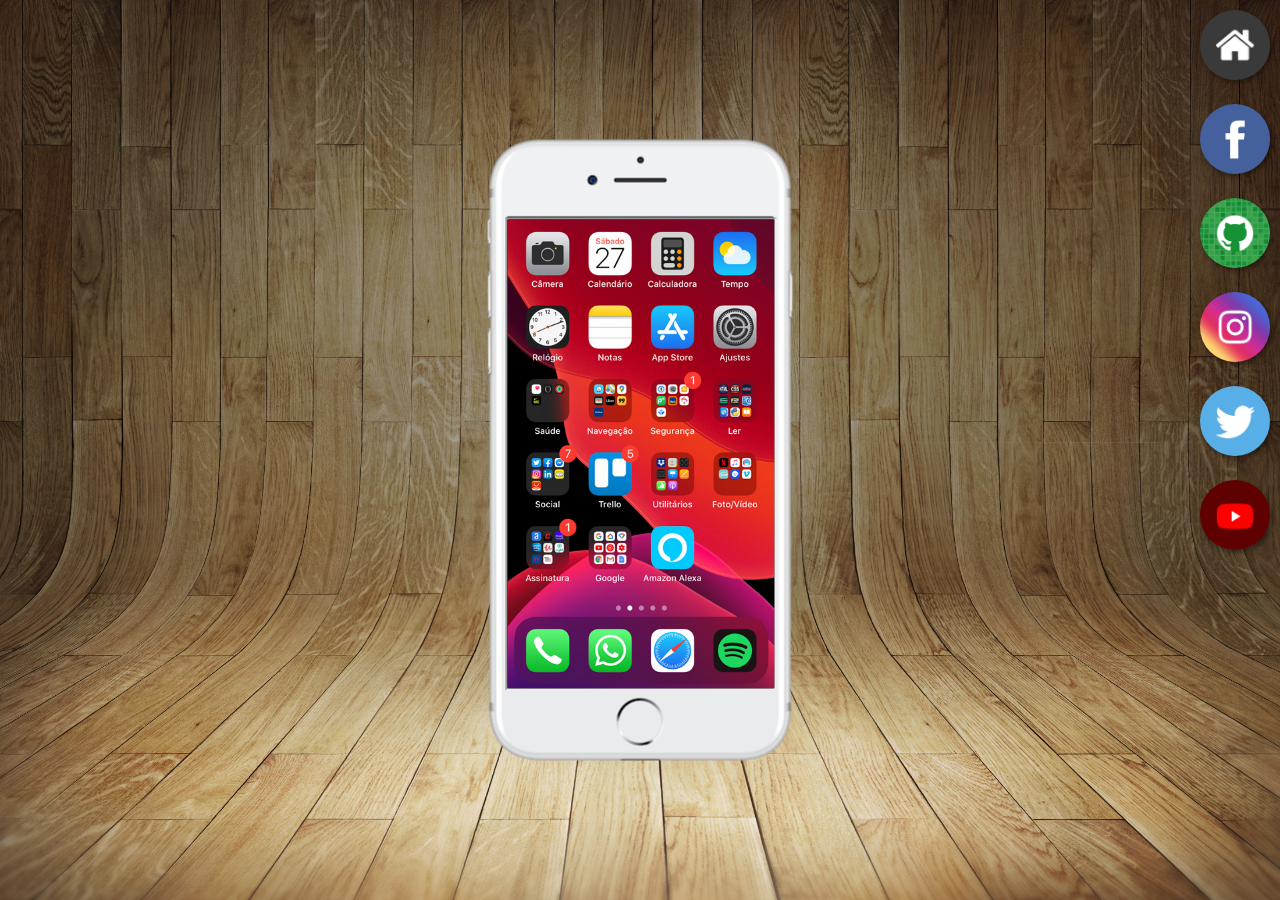
<file: index.html>
<!DOCTYPE html>
<html lang="pt-br">
<head>
    <meta charset="UTF-8">
    <meta name="viewport" content="width=device-width, initial-scale=1.0">
    <link rel="stylesheet" href="style.css">
    <link rel="shortcut icon" href="imagens/favicon.ico" type="image/x-icon">
    <title>Projeto de Redes Sociais</title>
</head>
<body>
    <main>
        <section class="iphone">
            <iframe src="home.html" id="tela" name="tela"></iframe>

        </section>
        <section id="botoes">
            <a href="home.html" target="tela"><img src="imagens/logo-home.jpg" alt="imagem home"></a><br>
            <a href="facebook.html" target="tela"><img src="imagens/logo-facebook.jpg" alt="imagem home"></a><br>
            <a href="github.html" target="tela"><img src="imagens/logo-github.jpg" alt="imagem home"></a><br>
            <a href="instagram.html" target="tela"><img src="imagens/logo-instagram.jpg" alt="imagem home"></a><br>
            <a href="twitter.html" target="tela"><img src="imagens/logo-twitter.jpg" alt="imagem home"></a><br>
            <a href="youtube.html" target="tela"><img src="imagens/logo-youtube.jpg" alt="imagem home"></a><br>
        </section>

    </main>
</body>
</html>
</file>
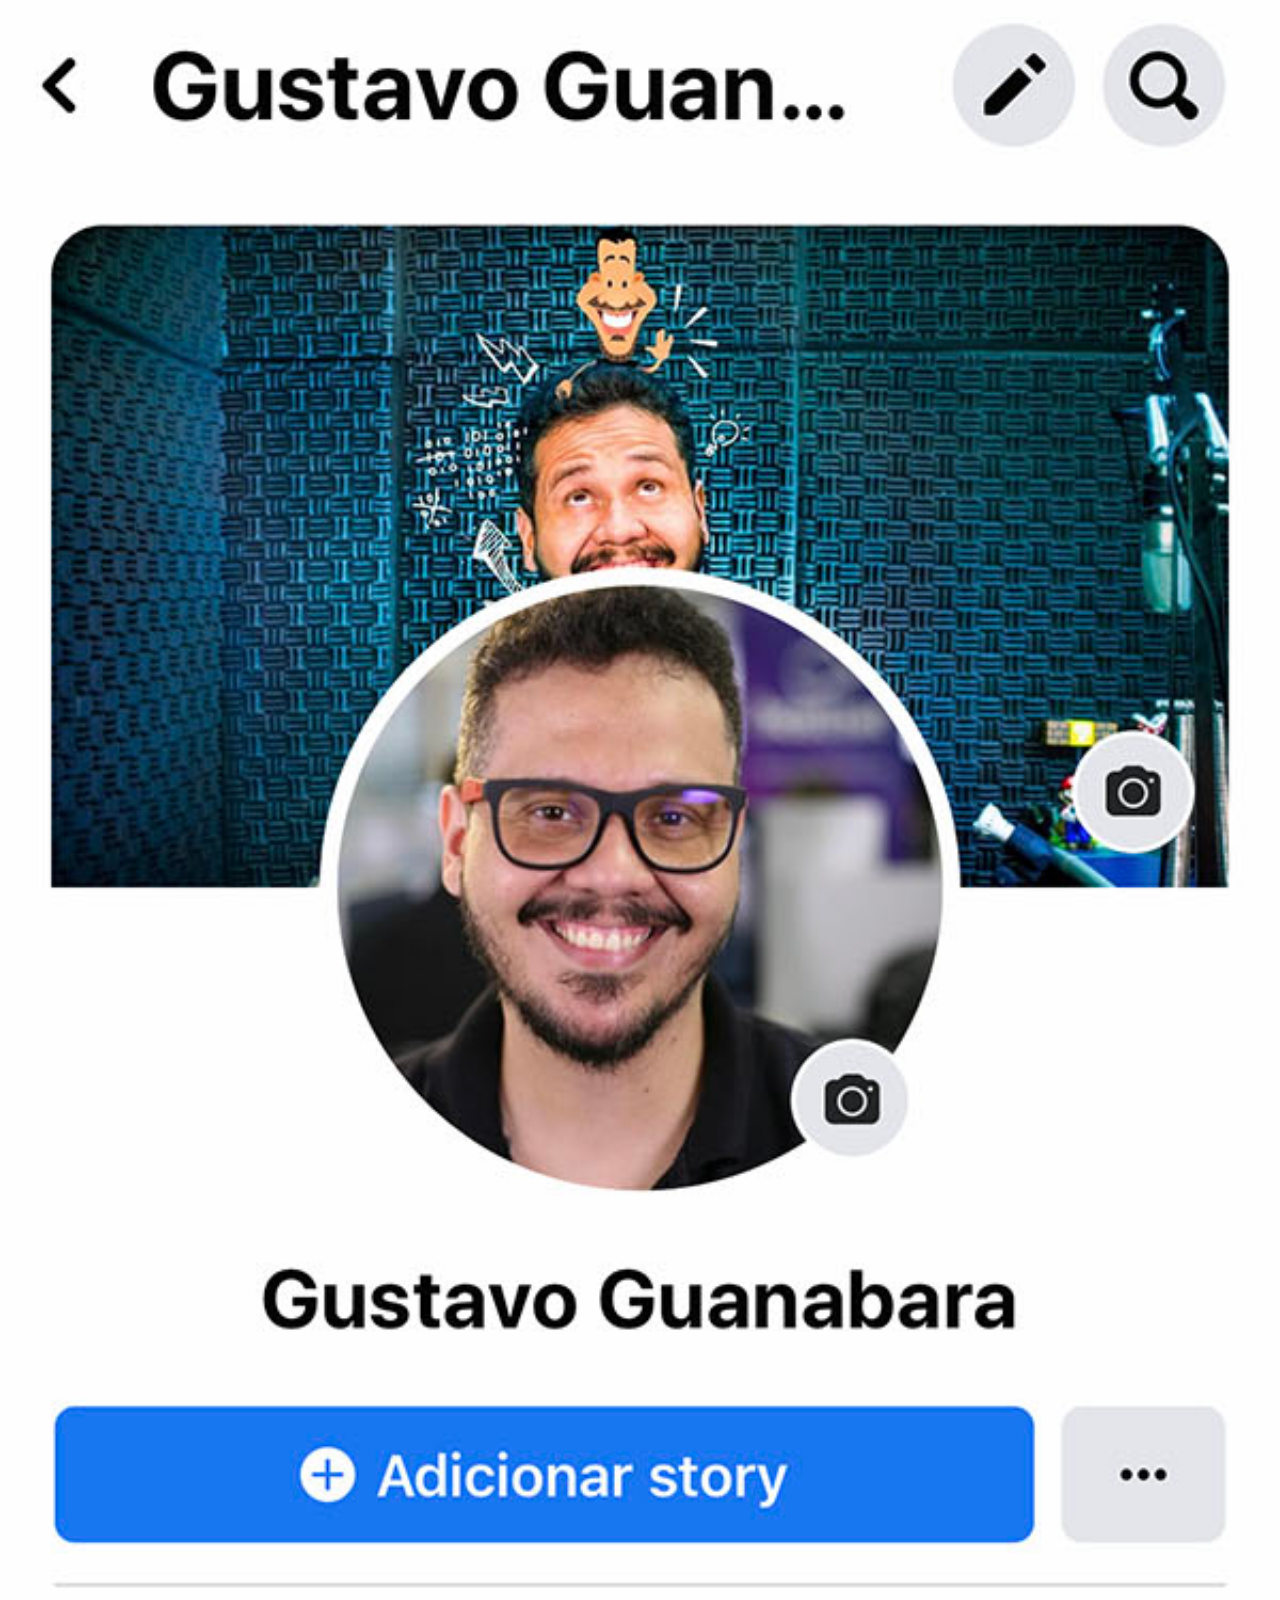
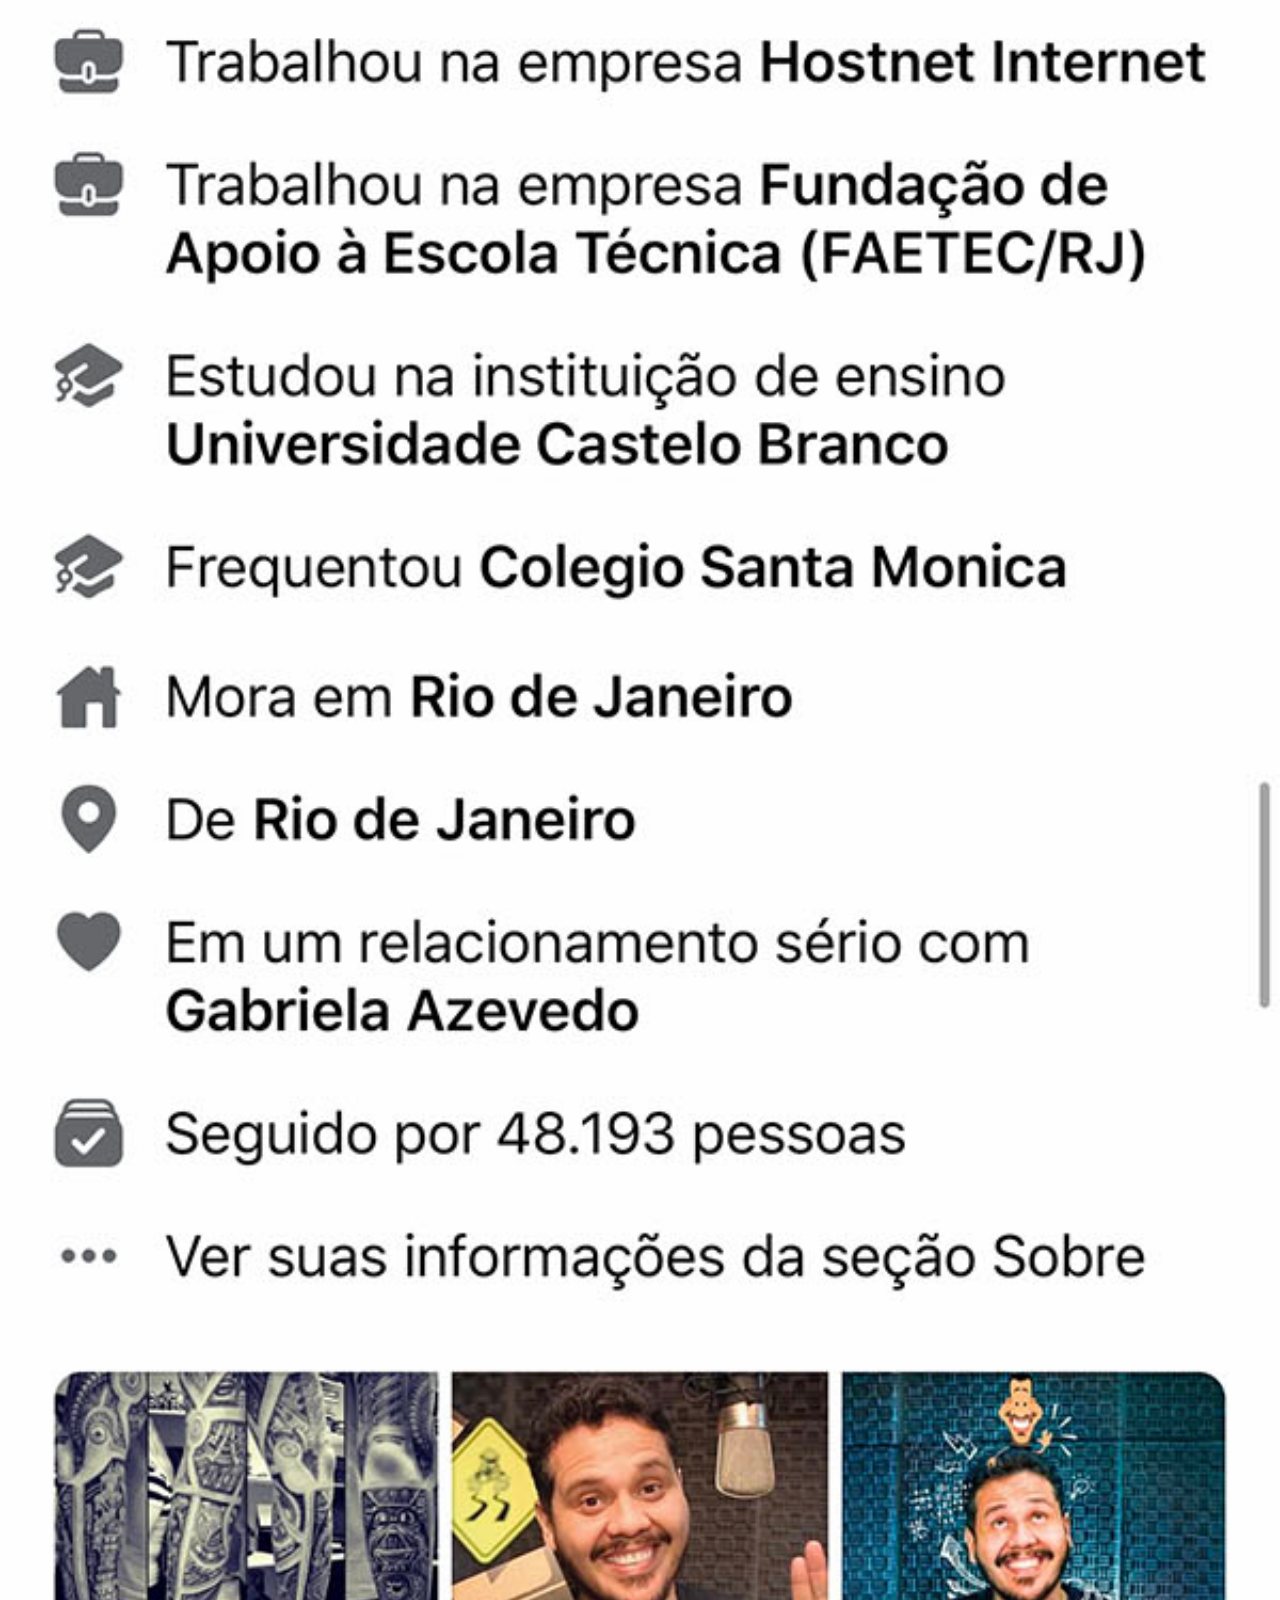
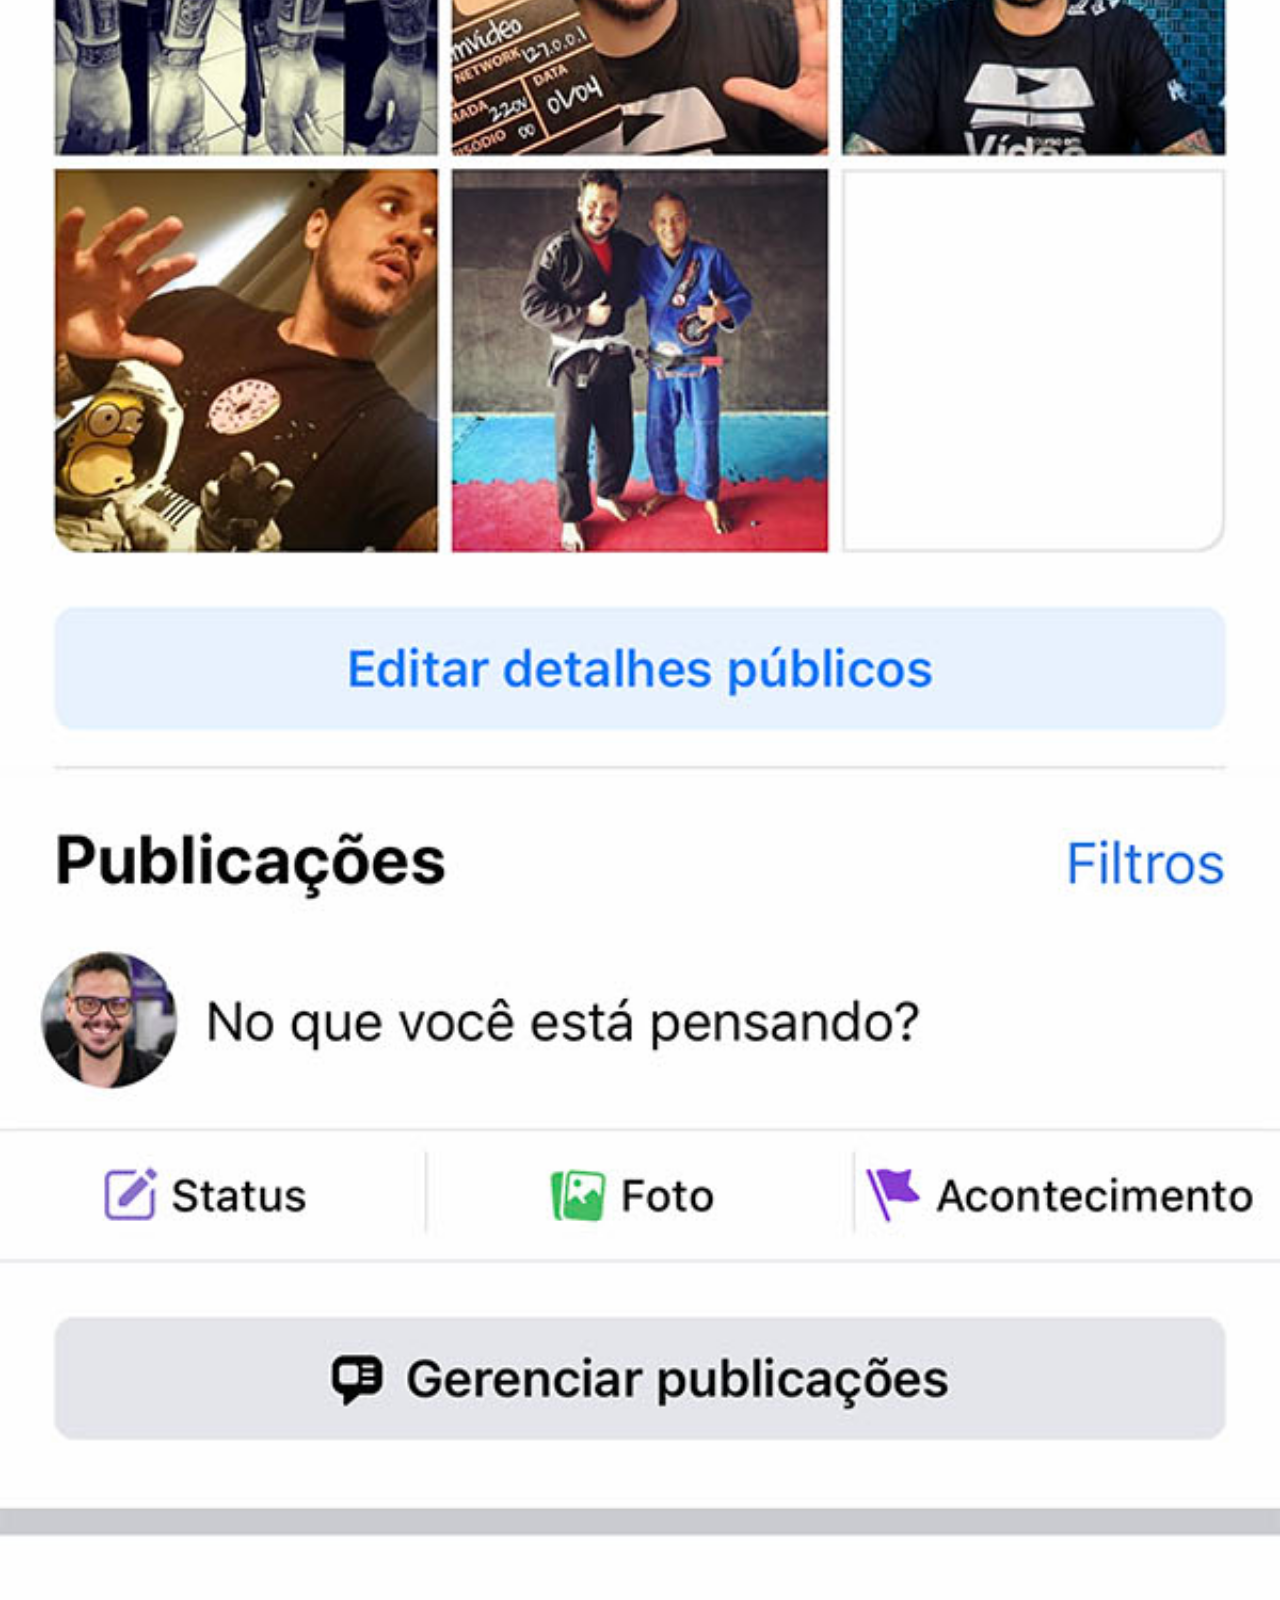
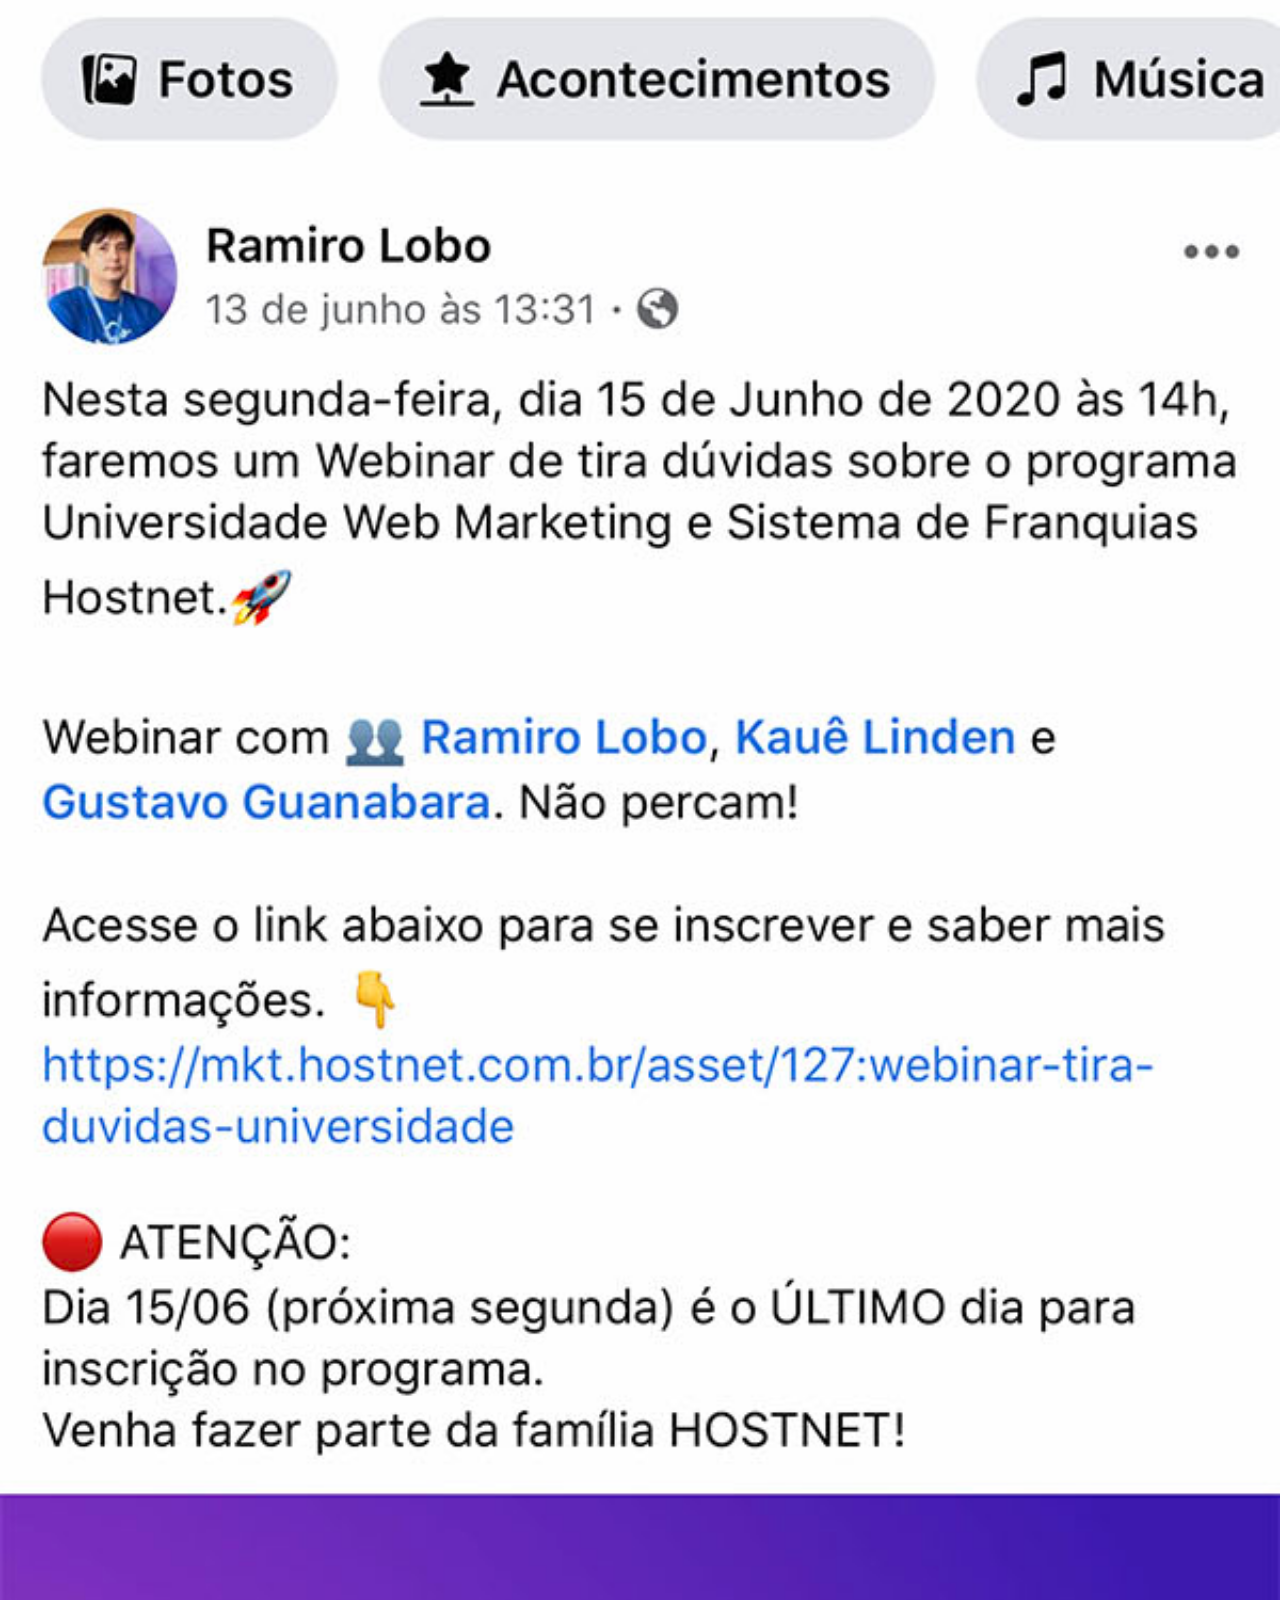
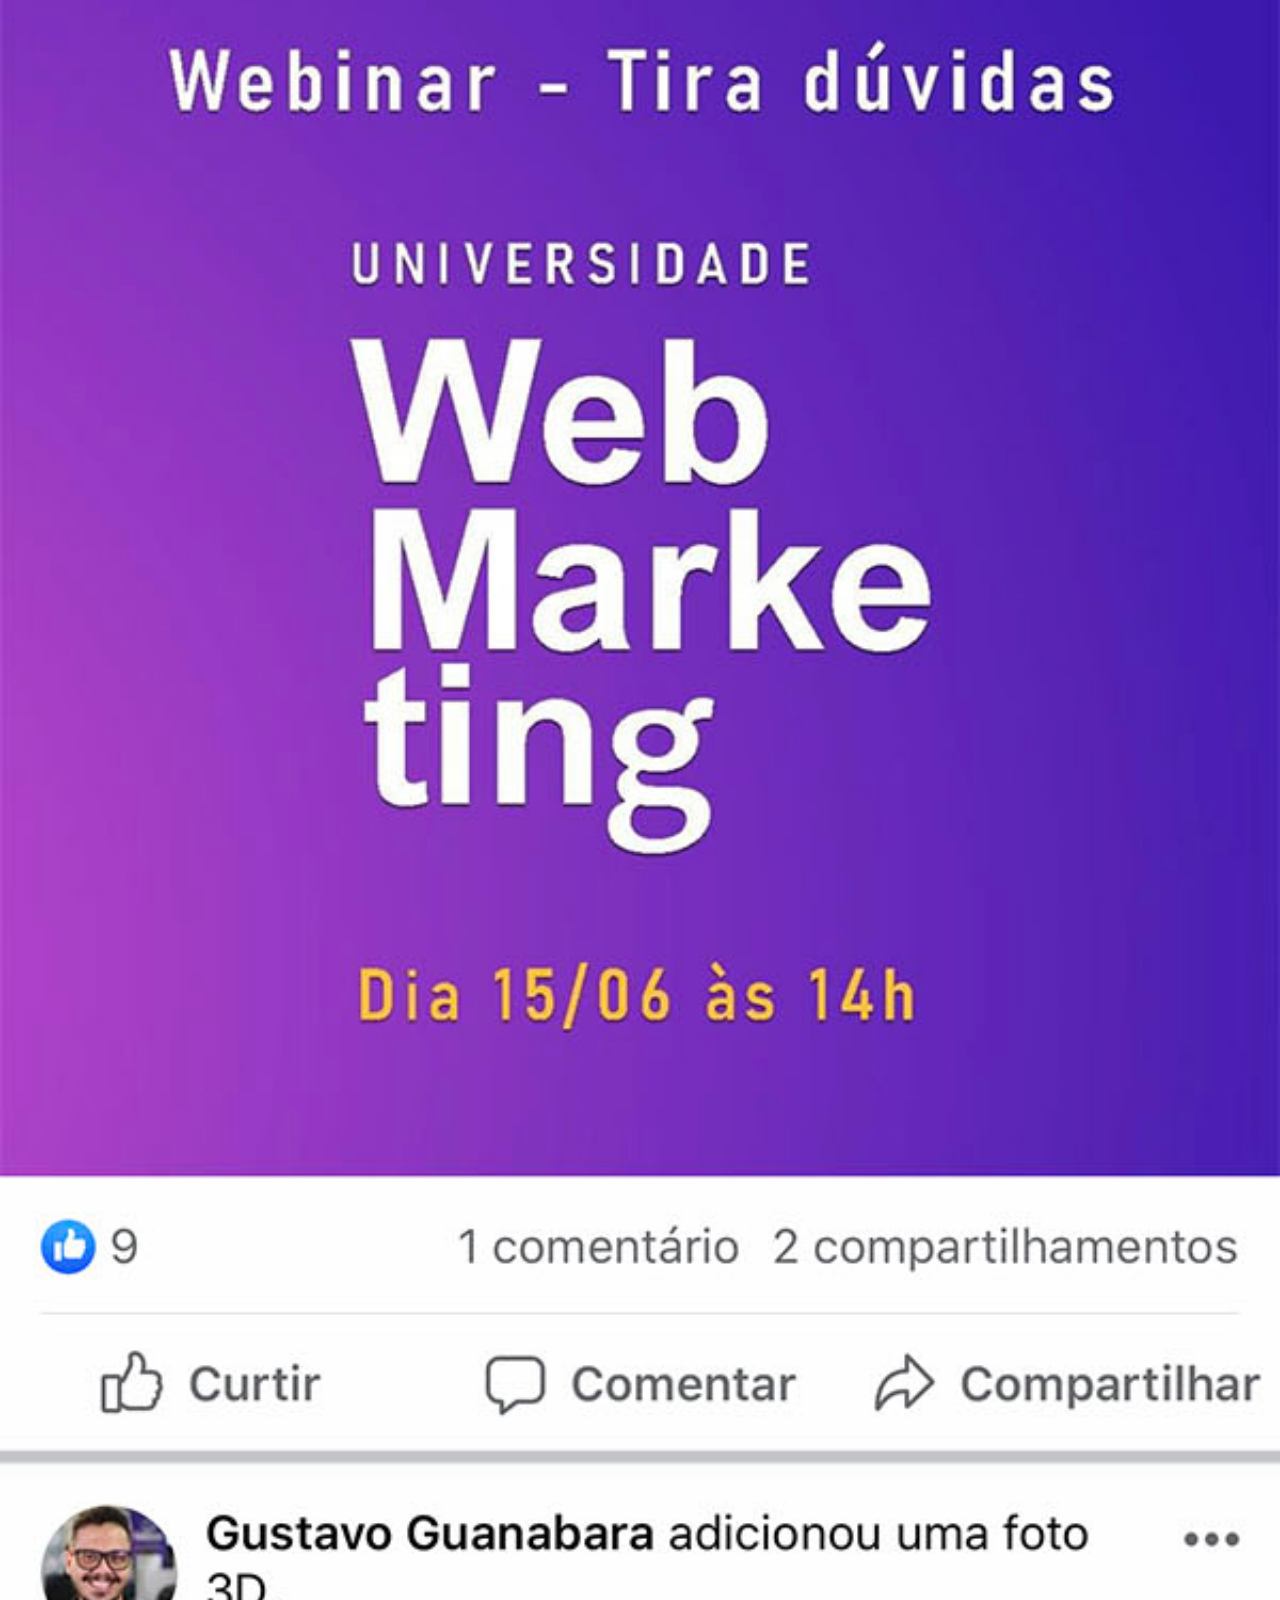
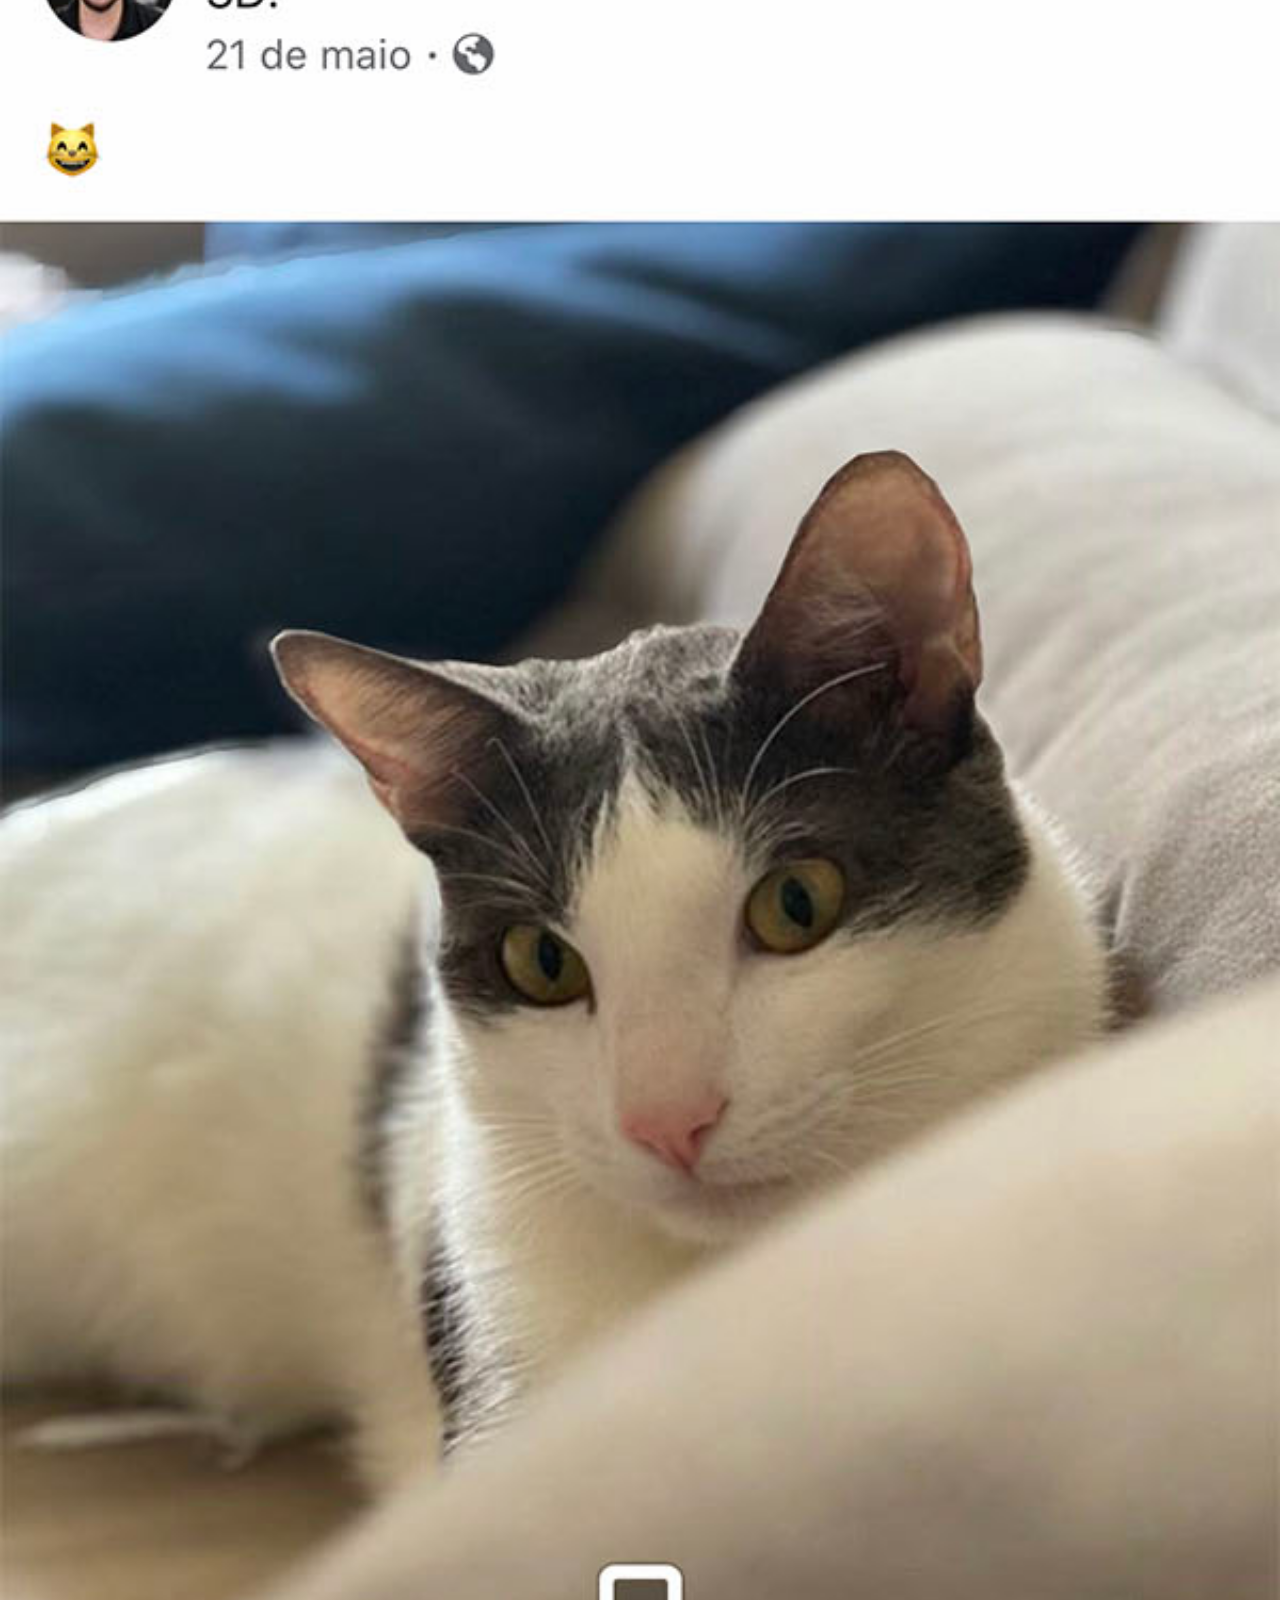
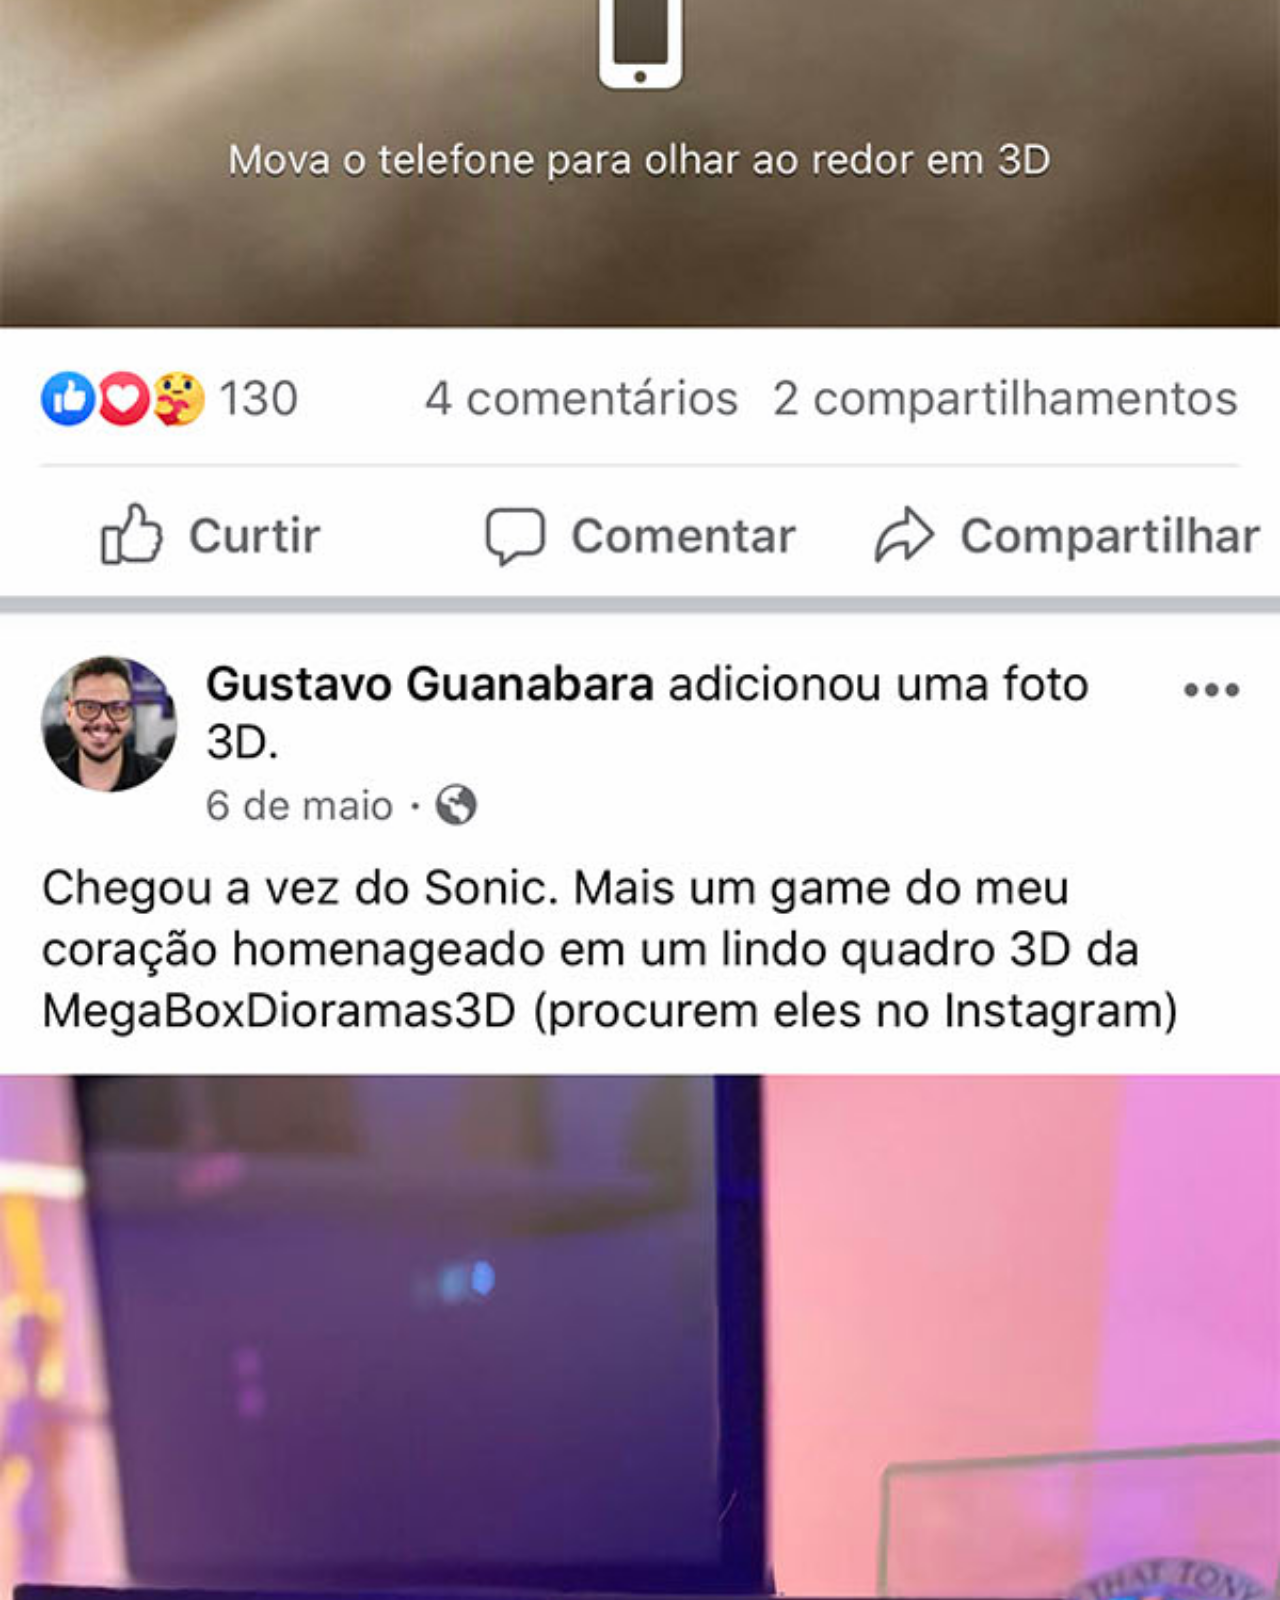
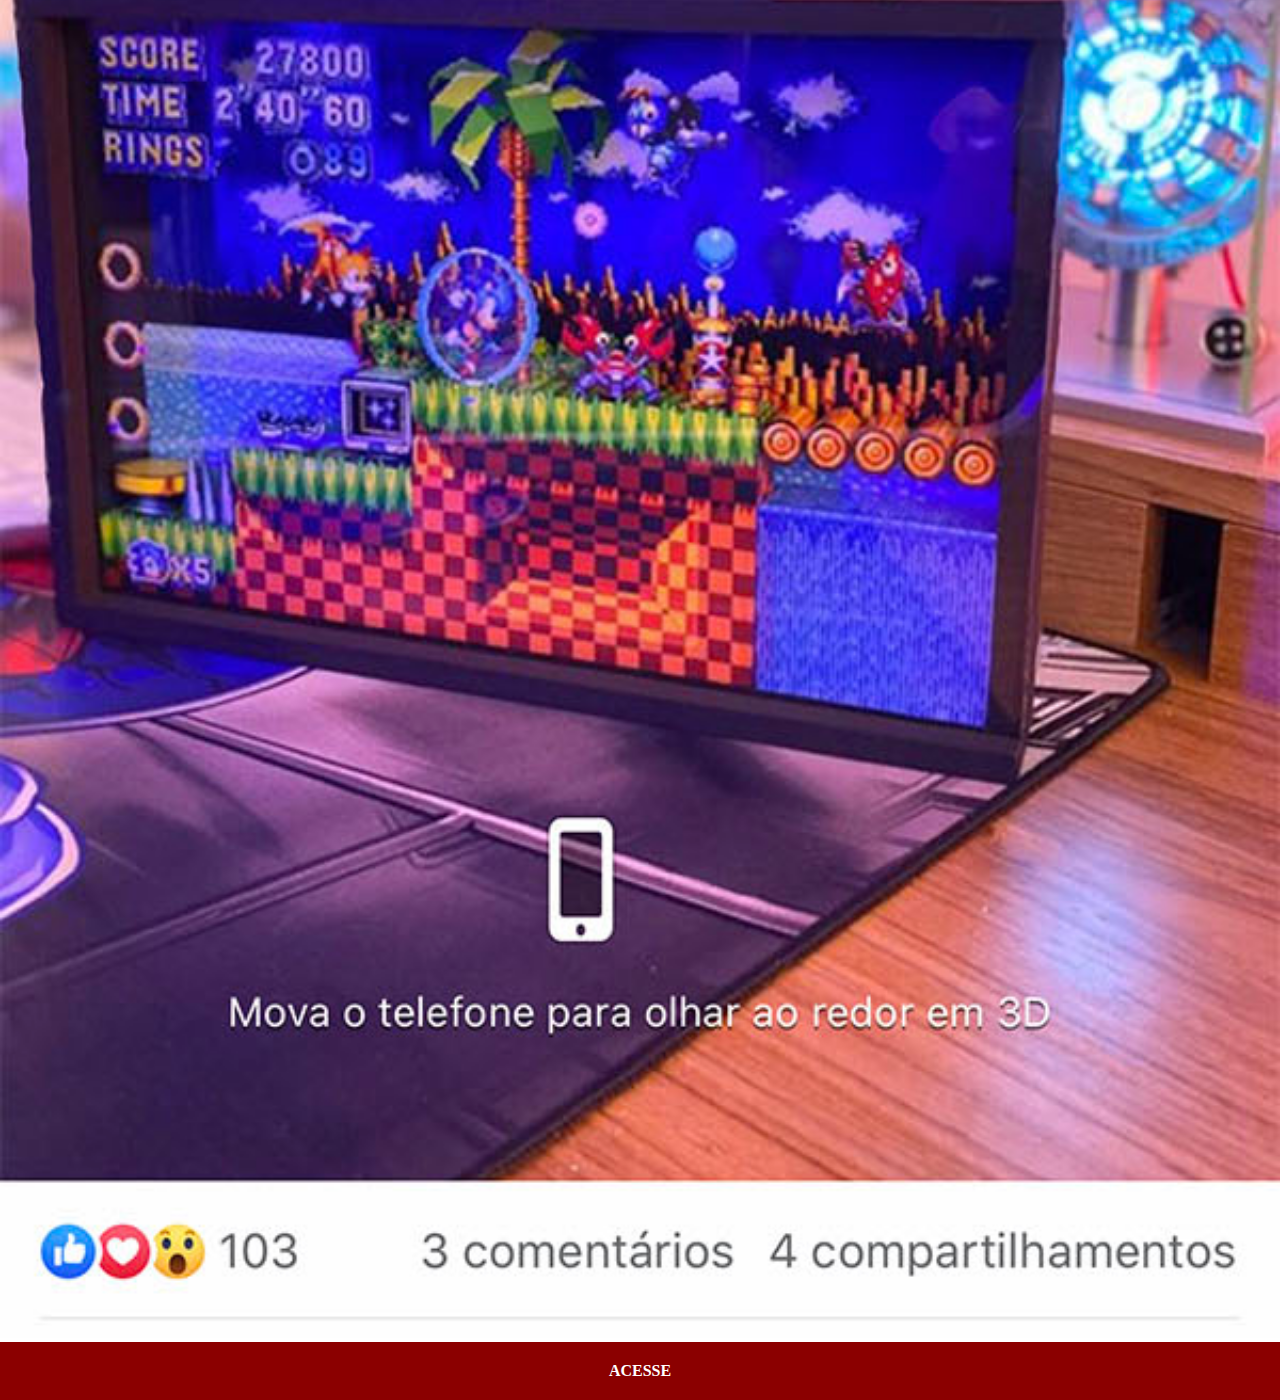
<file: facebook.html>
<!DOCTYPE html>
<html lang="pt-br">
<head>
    <meta charset="UTF-8">
    <meta name="viewport" content="width=device-width, initial-scale=1.0">
    <title>Facebook</title>
    <link rel="stylesheet" href="social.css">
</head>
<body>
    <img src="imagens/tela-facebook.jpg" alt="img Facebook">
    <a href="https://www.facebook.com/marcio.adao.54?locale=pt_BR">ACESSE</a>    
</body>
</html>
</file>
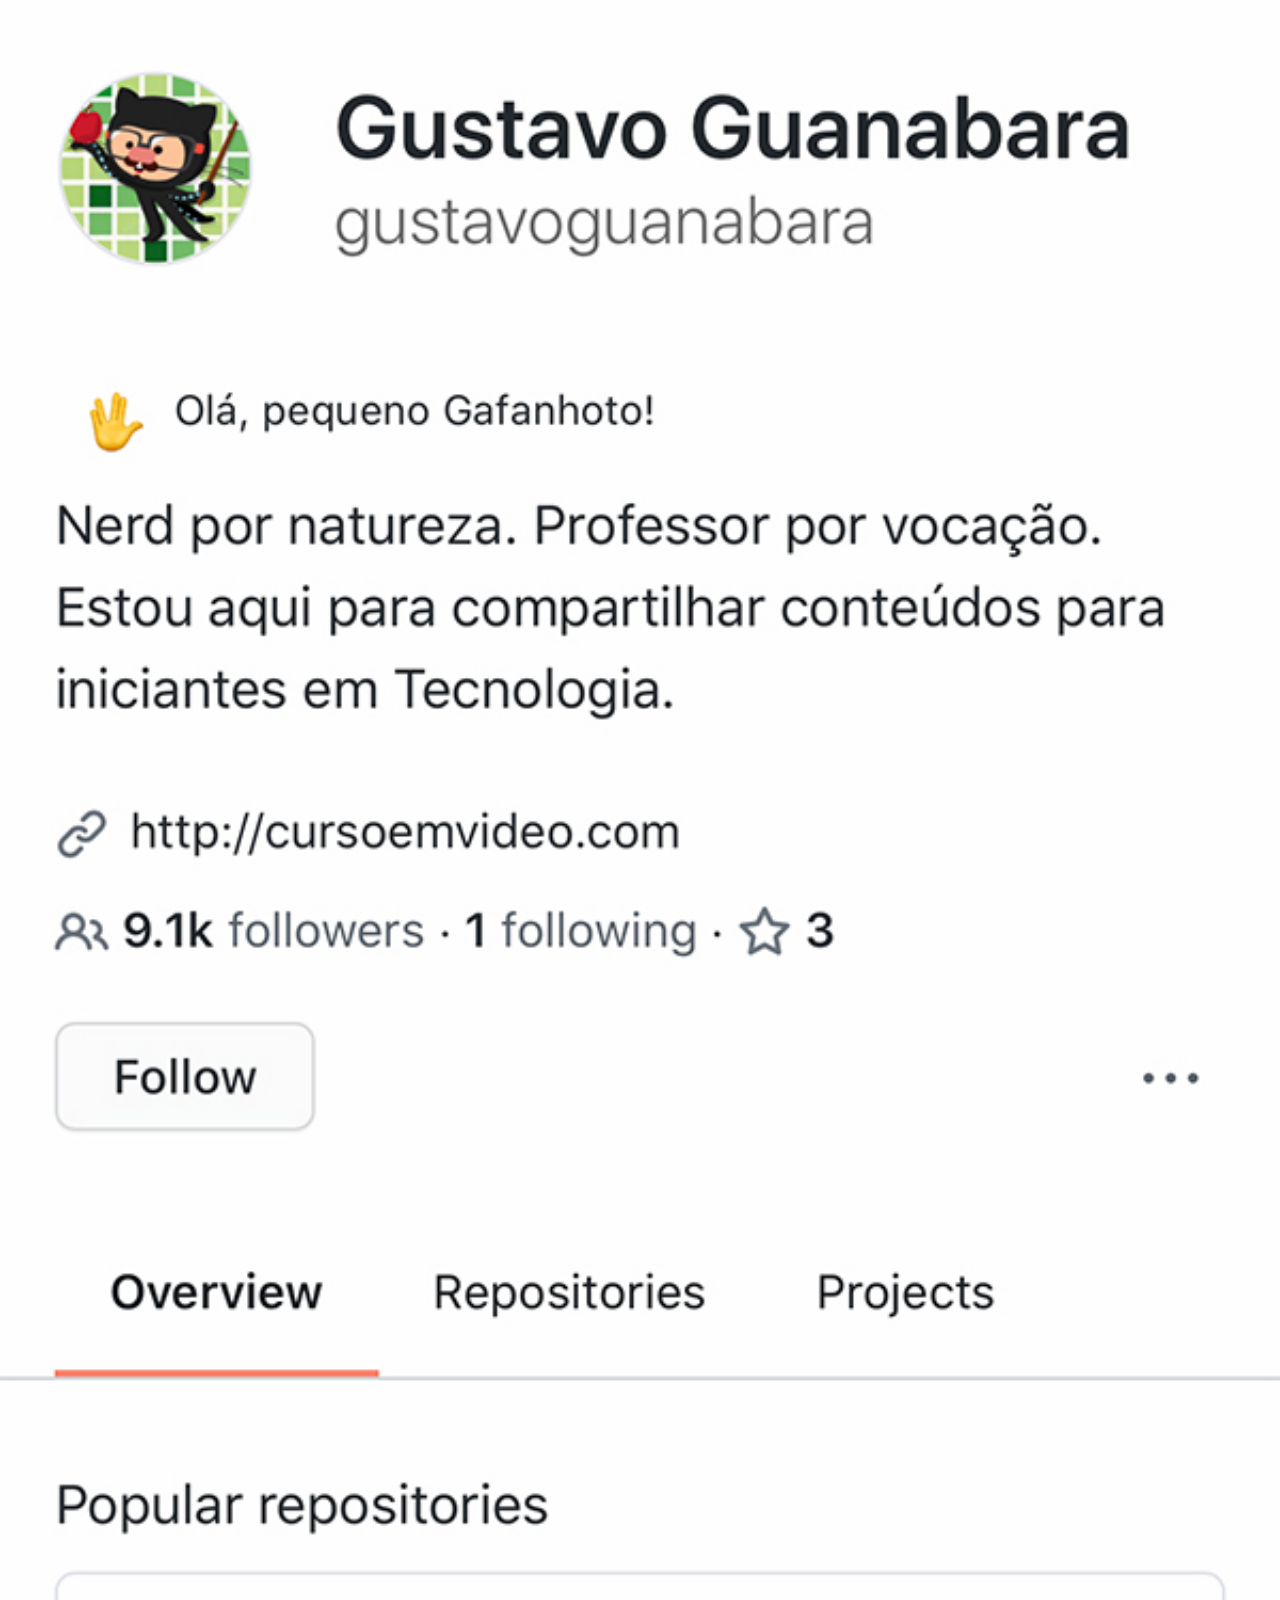
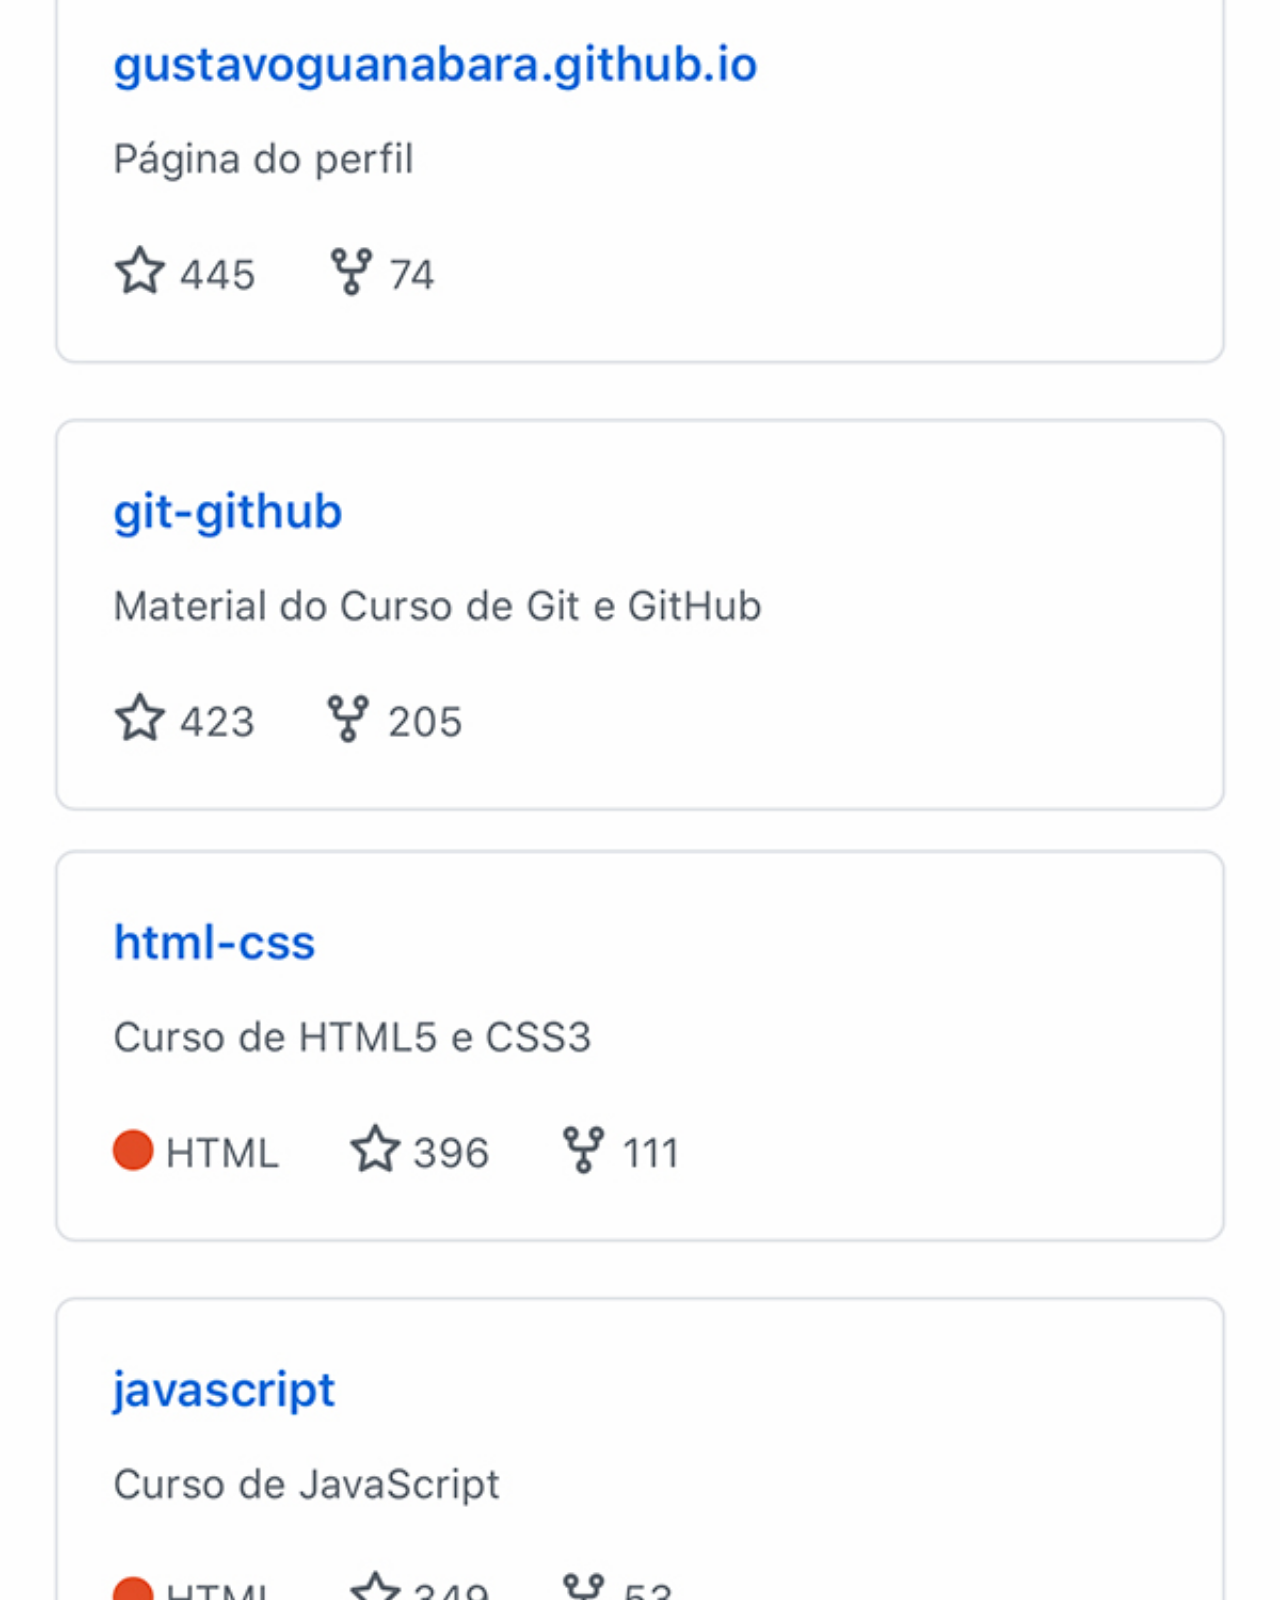
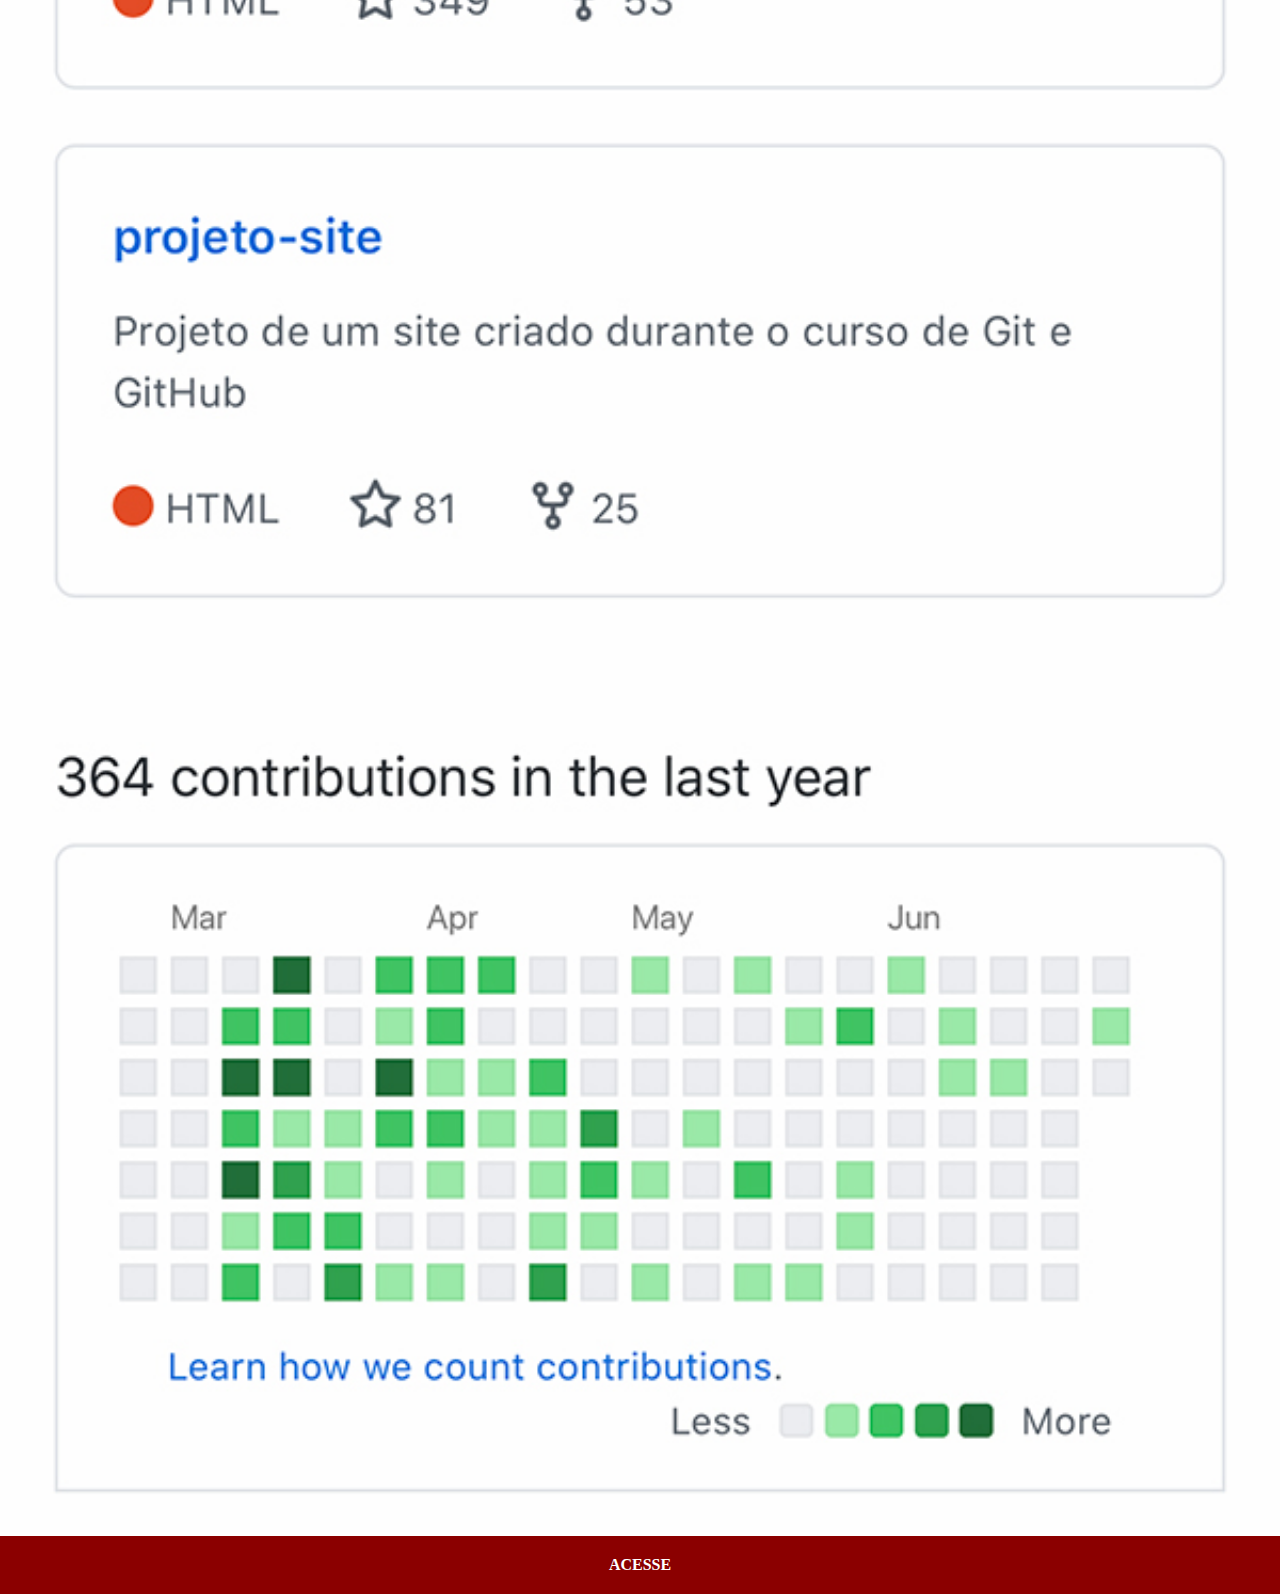
<file: github.html>
<!DOCTYPE html>
<html lang="pt-br">
<head>
    <meta charset="UTF-8">
    <meta name="viewport" content="width=device-width, initial-scale=1.0">
    <title>Document</title>
    <link rel="stylesheet" href="social.css">
</head>
<body>
    <img src="imagens/tela-github.jpg" alt="tela github">
    <a href="https://github.com/marcioadao0" target="_blank">ACESSE</a>
</body>
</html>
</file>
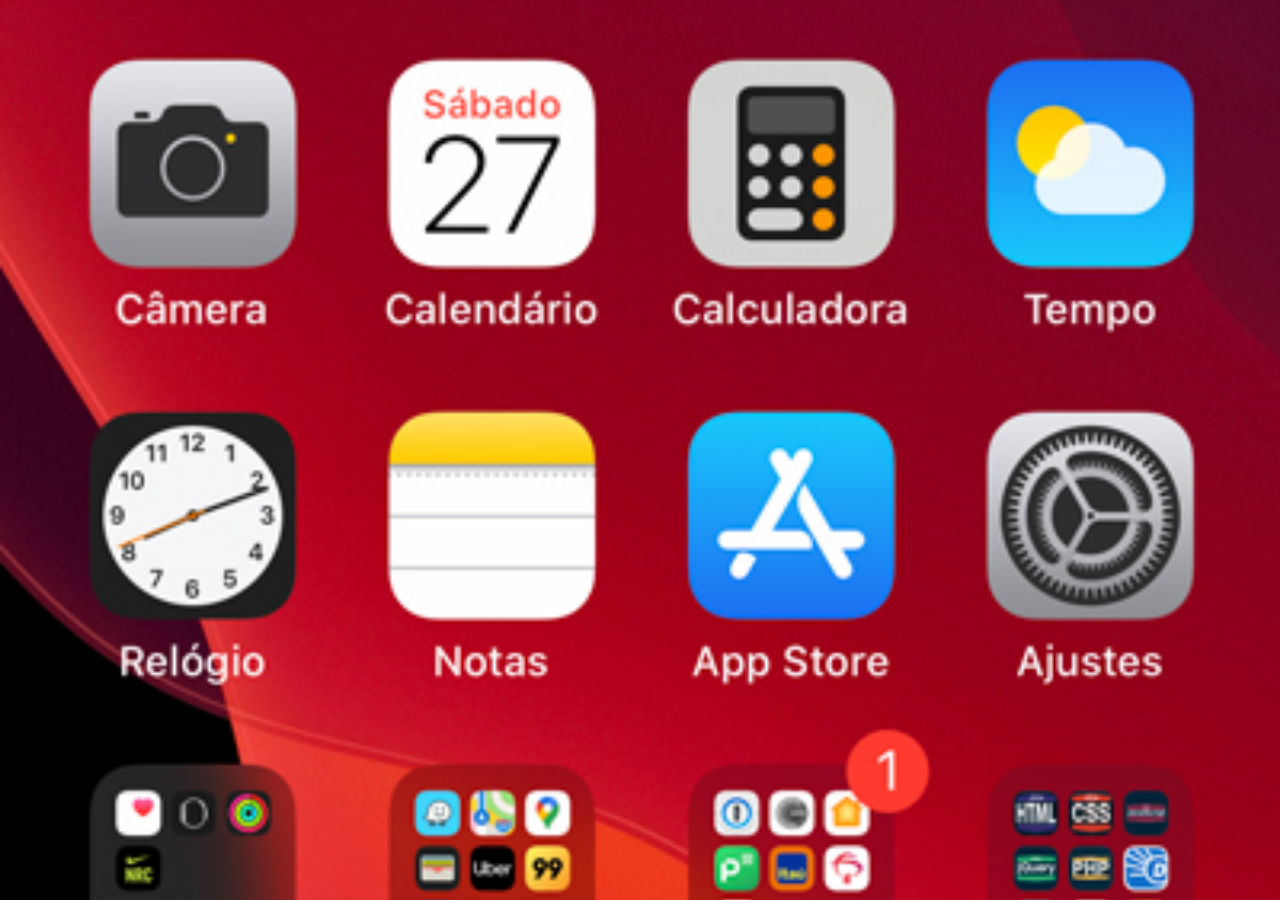
<file: home.html>
<!DOCTYPE html>
<html lang="pt-br">
<head>
    <meta charset="UTF-8">
    <meta name="viewport" content="width=device-width, initial-scale=1.0">
    <title>Document</title>
    <style>
        * {
            margin: 0px;
            padding: 0px;

        }

      body{
        background: black url(imagens/tela-home.jpg) no-repeat top center;
        background-size: cover;
        width: 100vw;
        height: 100vh;

      }
    </style>
</head>
<body>
    
</body>
</html>
</file>
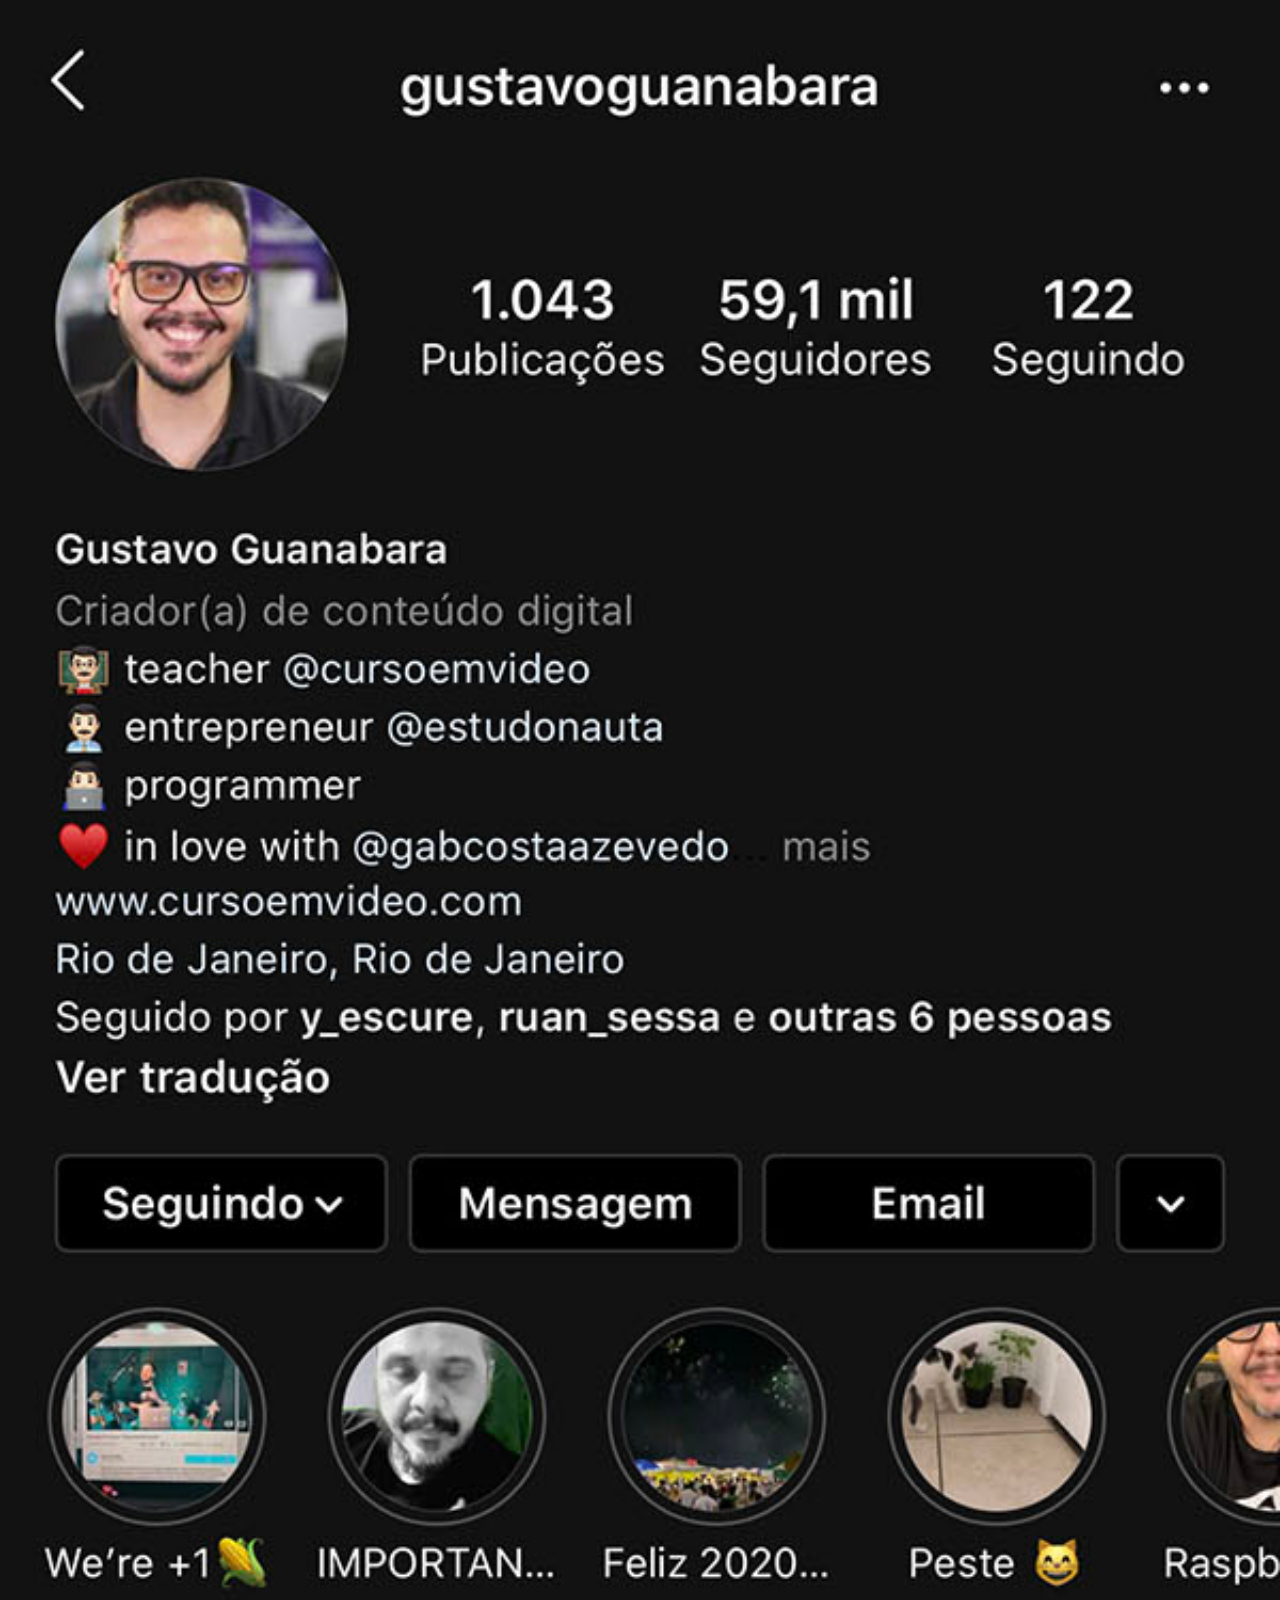
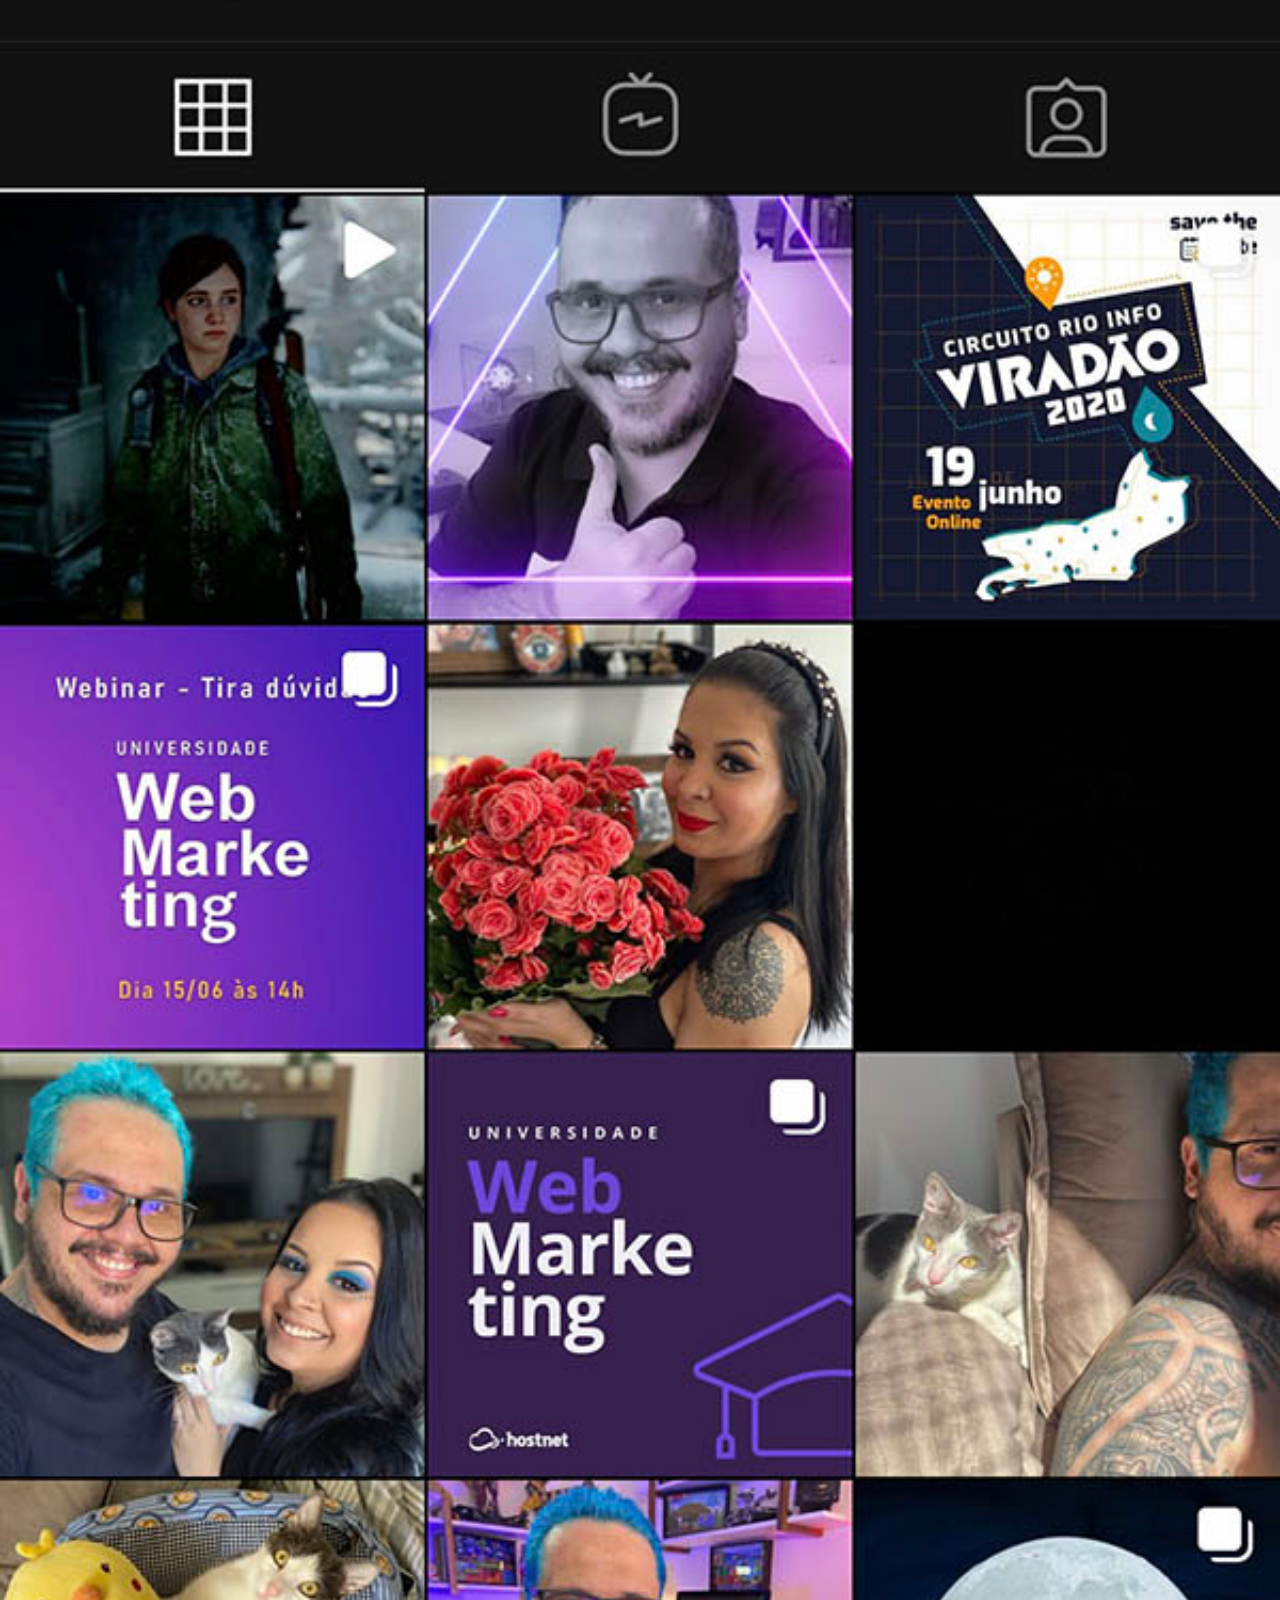
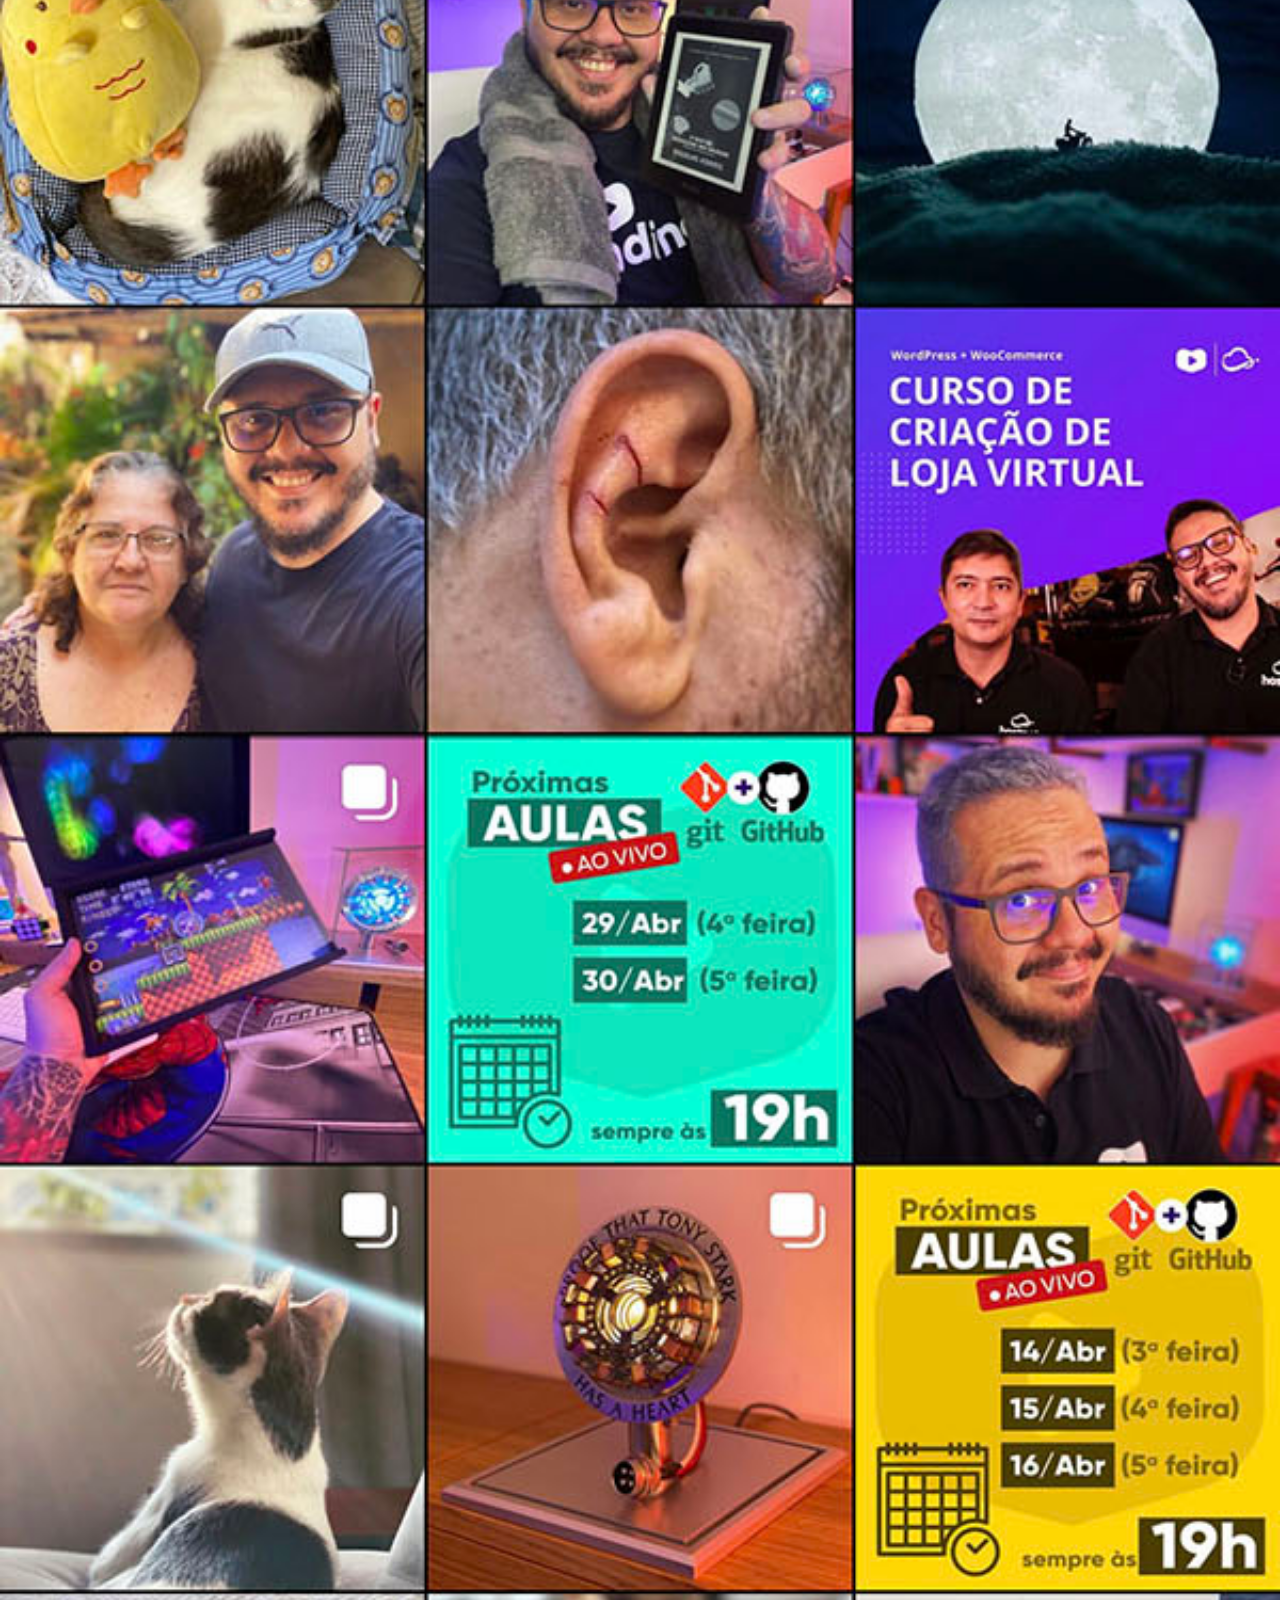
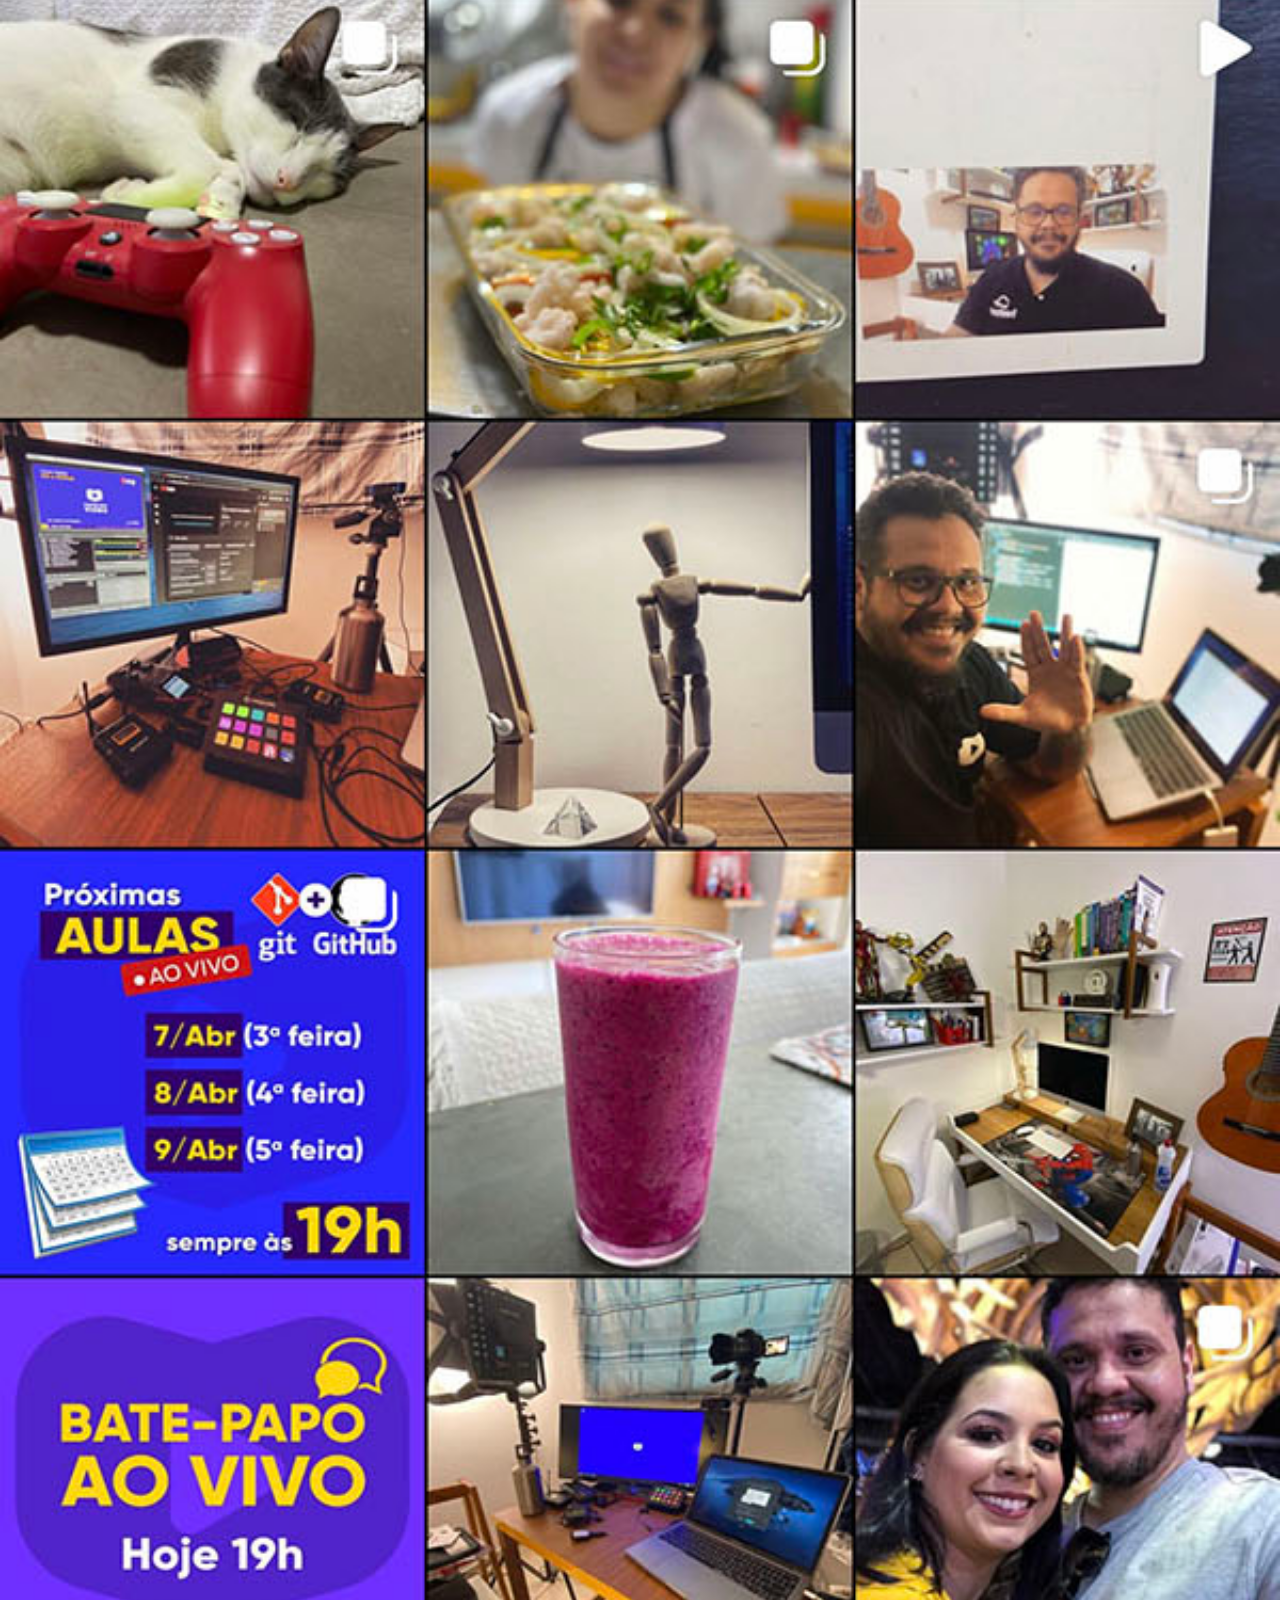
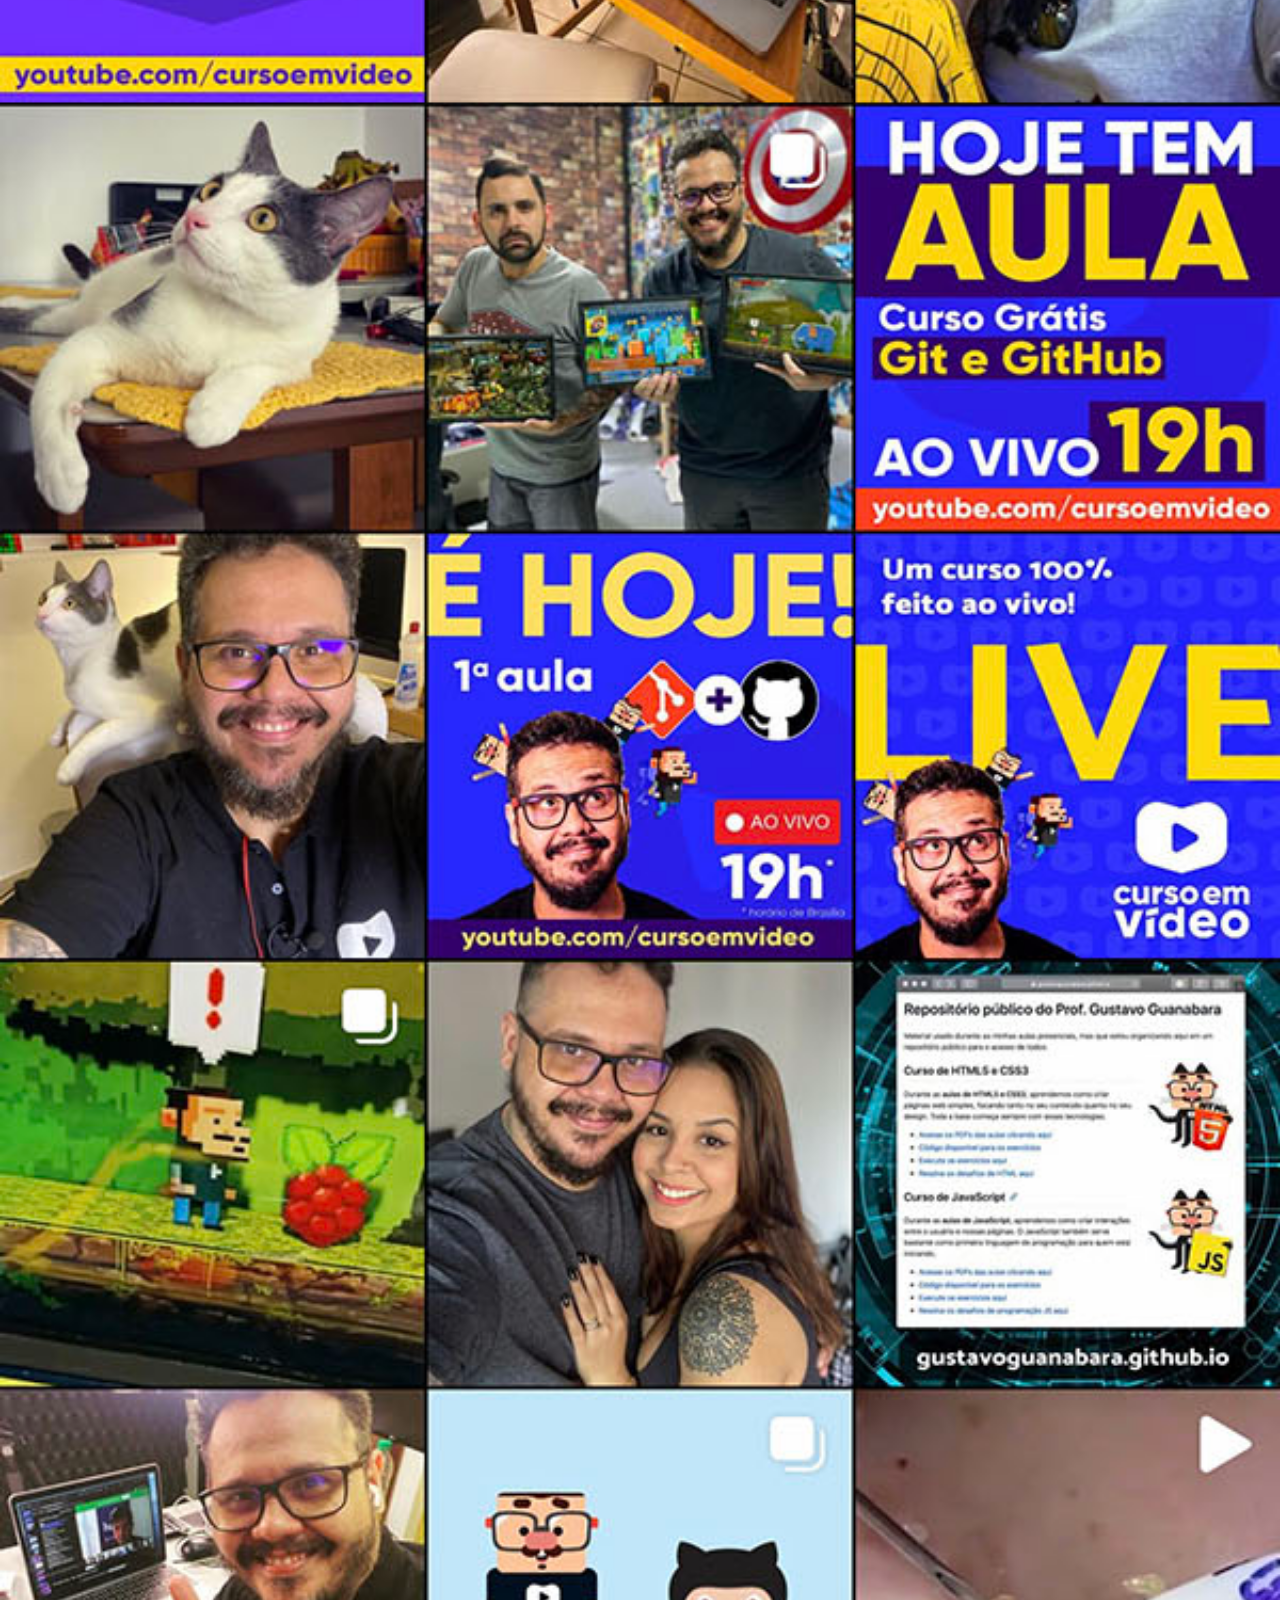
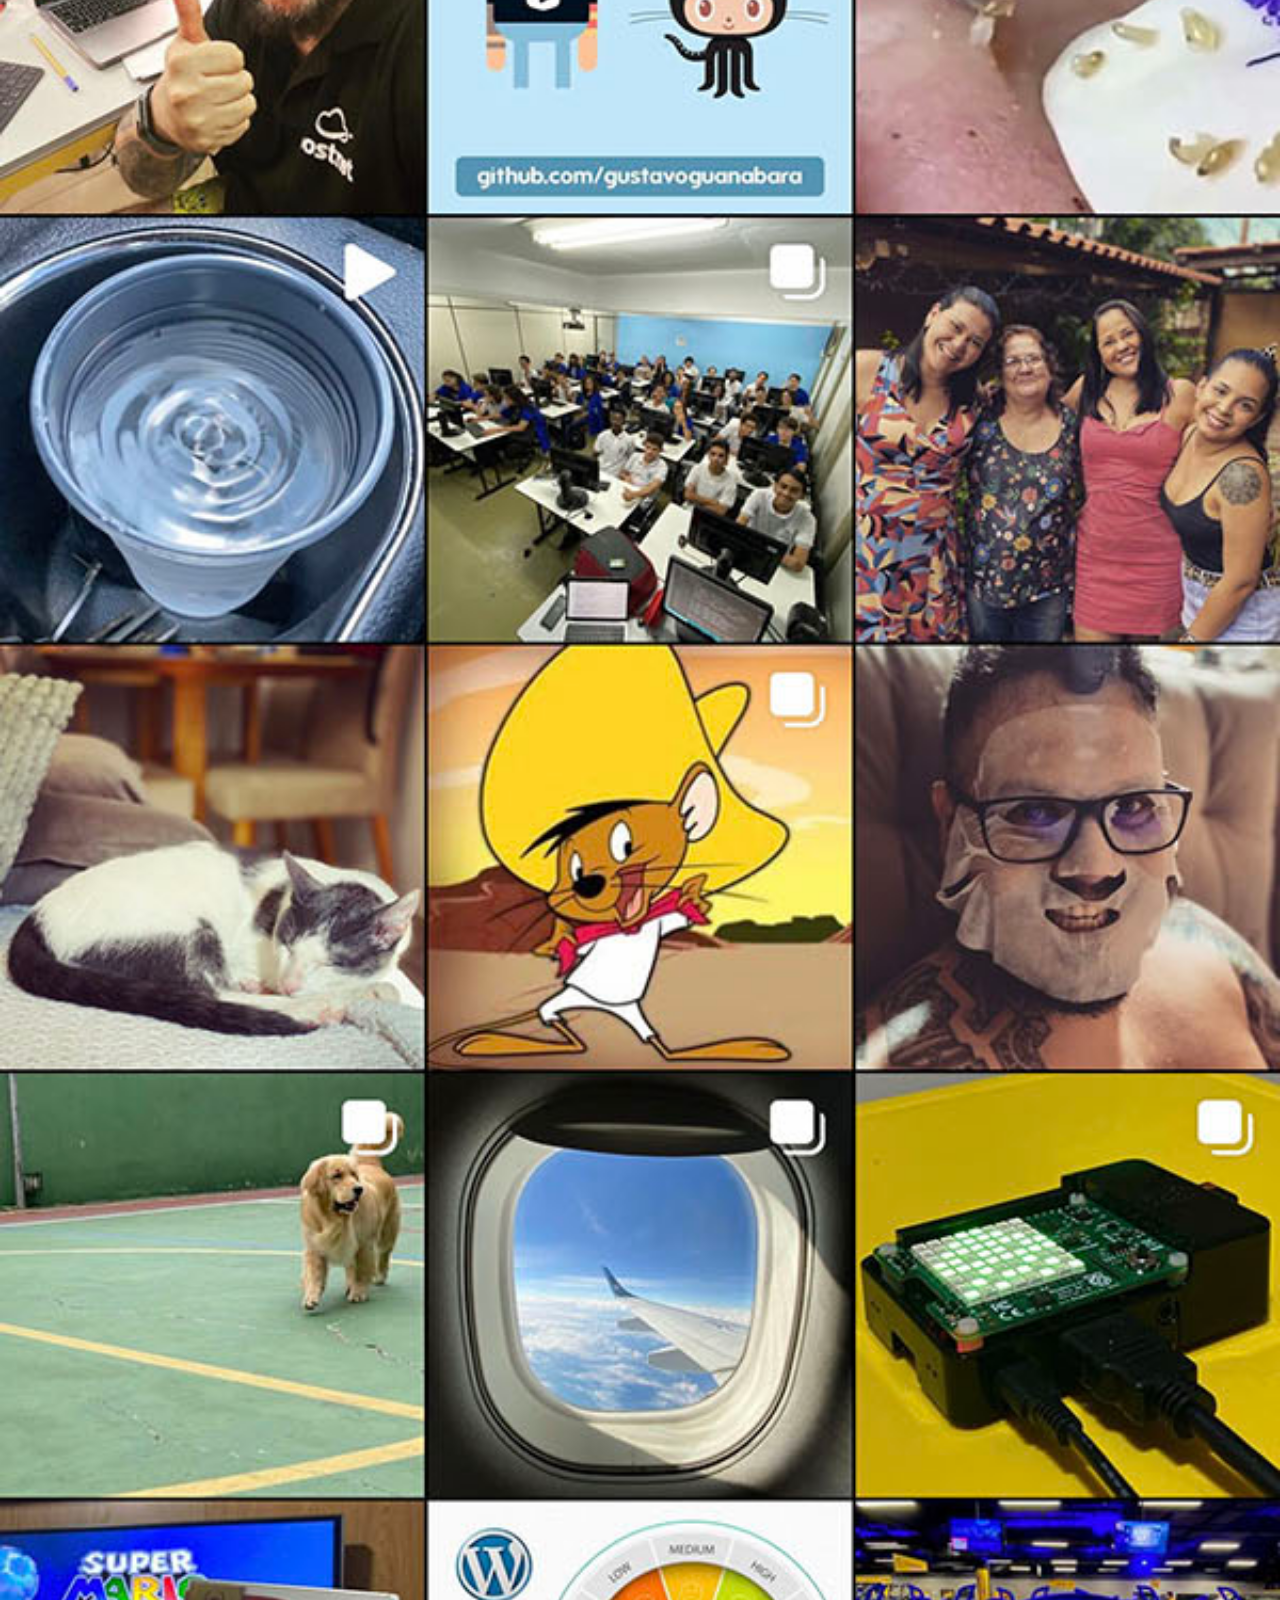
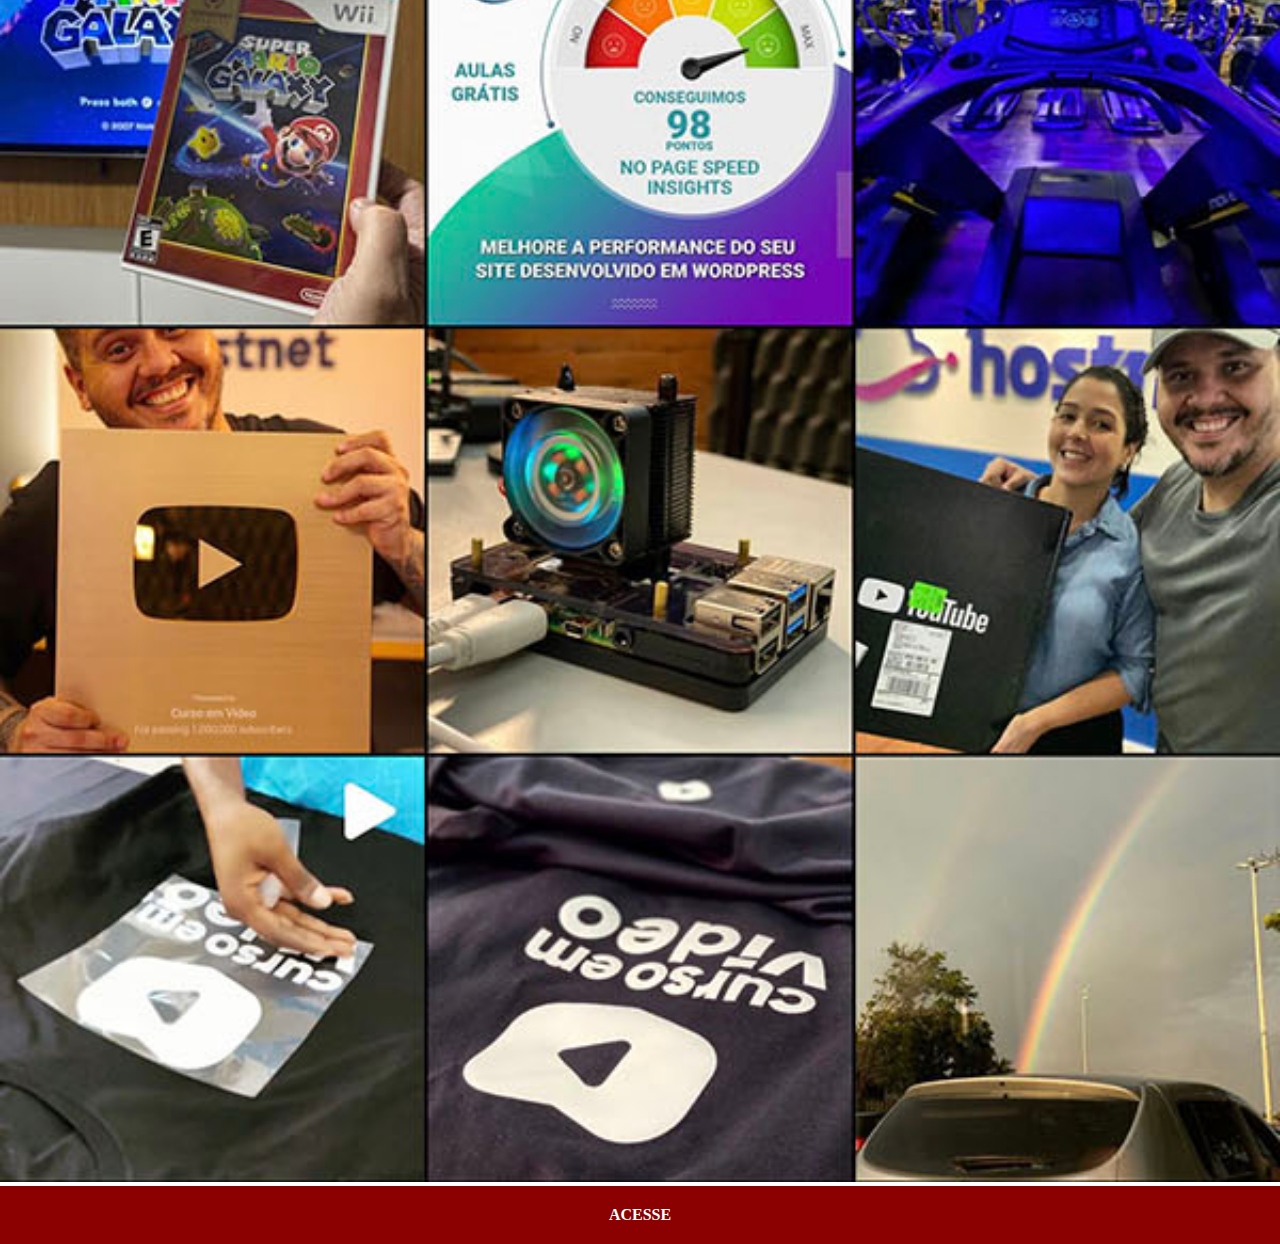
<file: instagram.html>
<!DOCTYPE html>
<html lang="en">
<head>
    <meta charset="UTF-8">
    <meta name="viewport" content="width=device-width, initial-scale=1.0">
    <title>Document</title>
    <link rel="stylesheet" href="social.css">
</head>
<body>
    <img src="imagens/tela-instagram.jpg" alt="tela instagram">
    <a href="https://www.instagram.com/marcioadao0/" target="_blank">ACESSE</a>
</body>
</html>
</file>
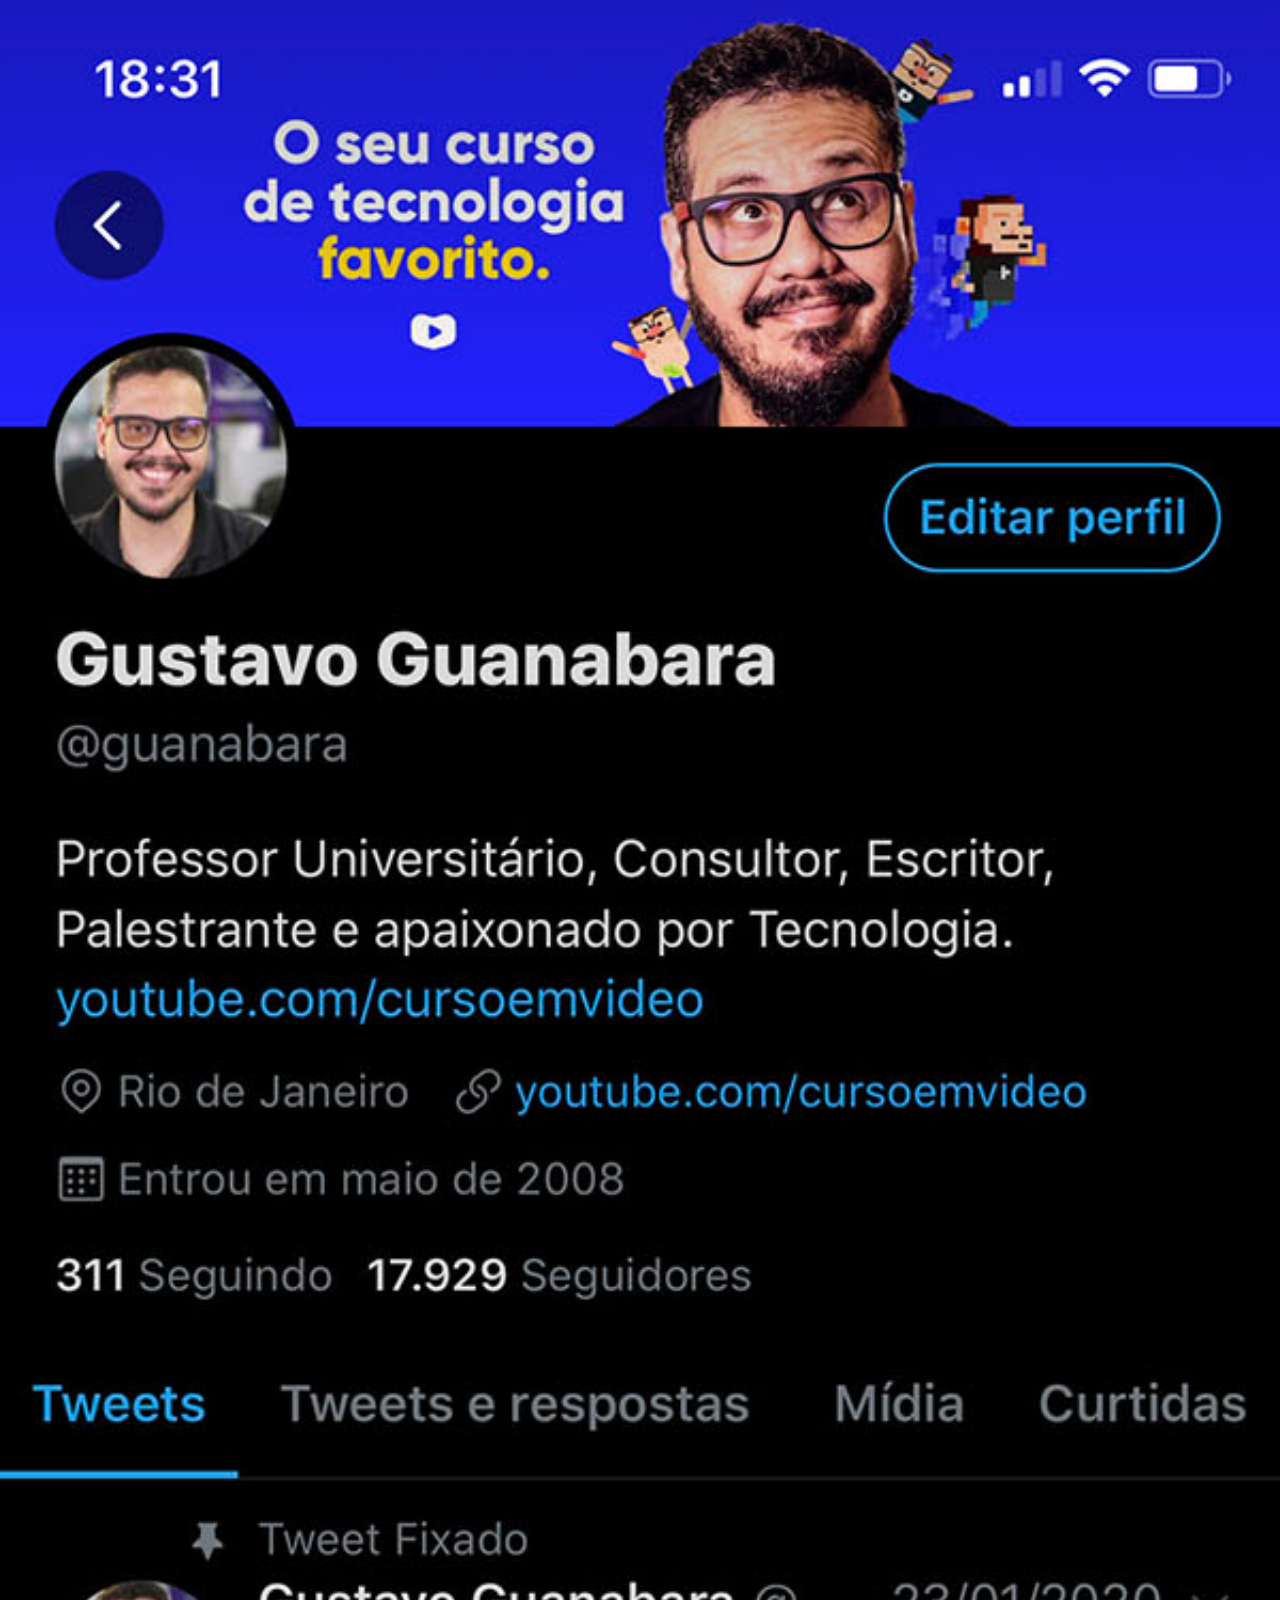
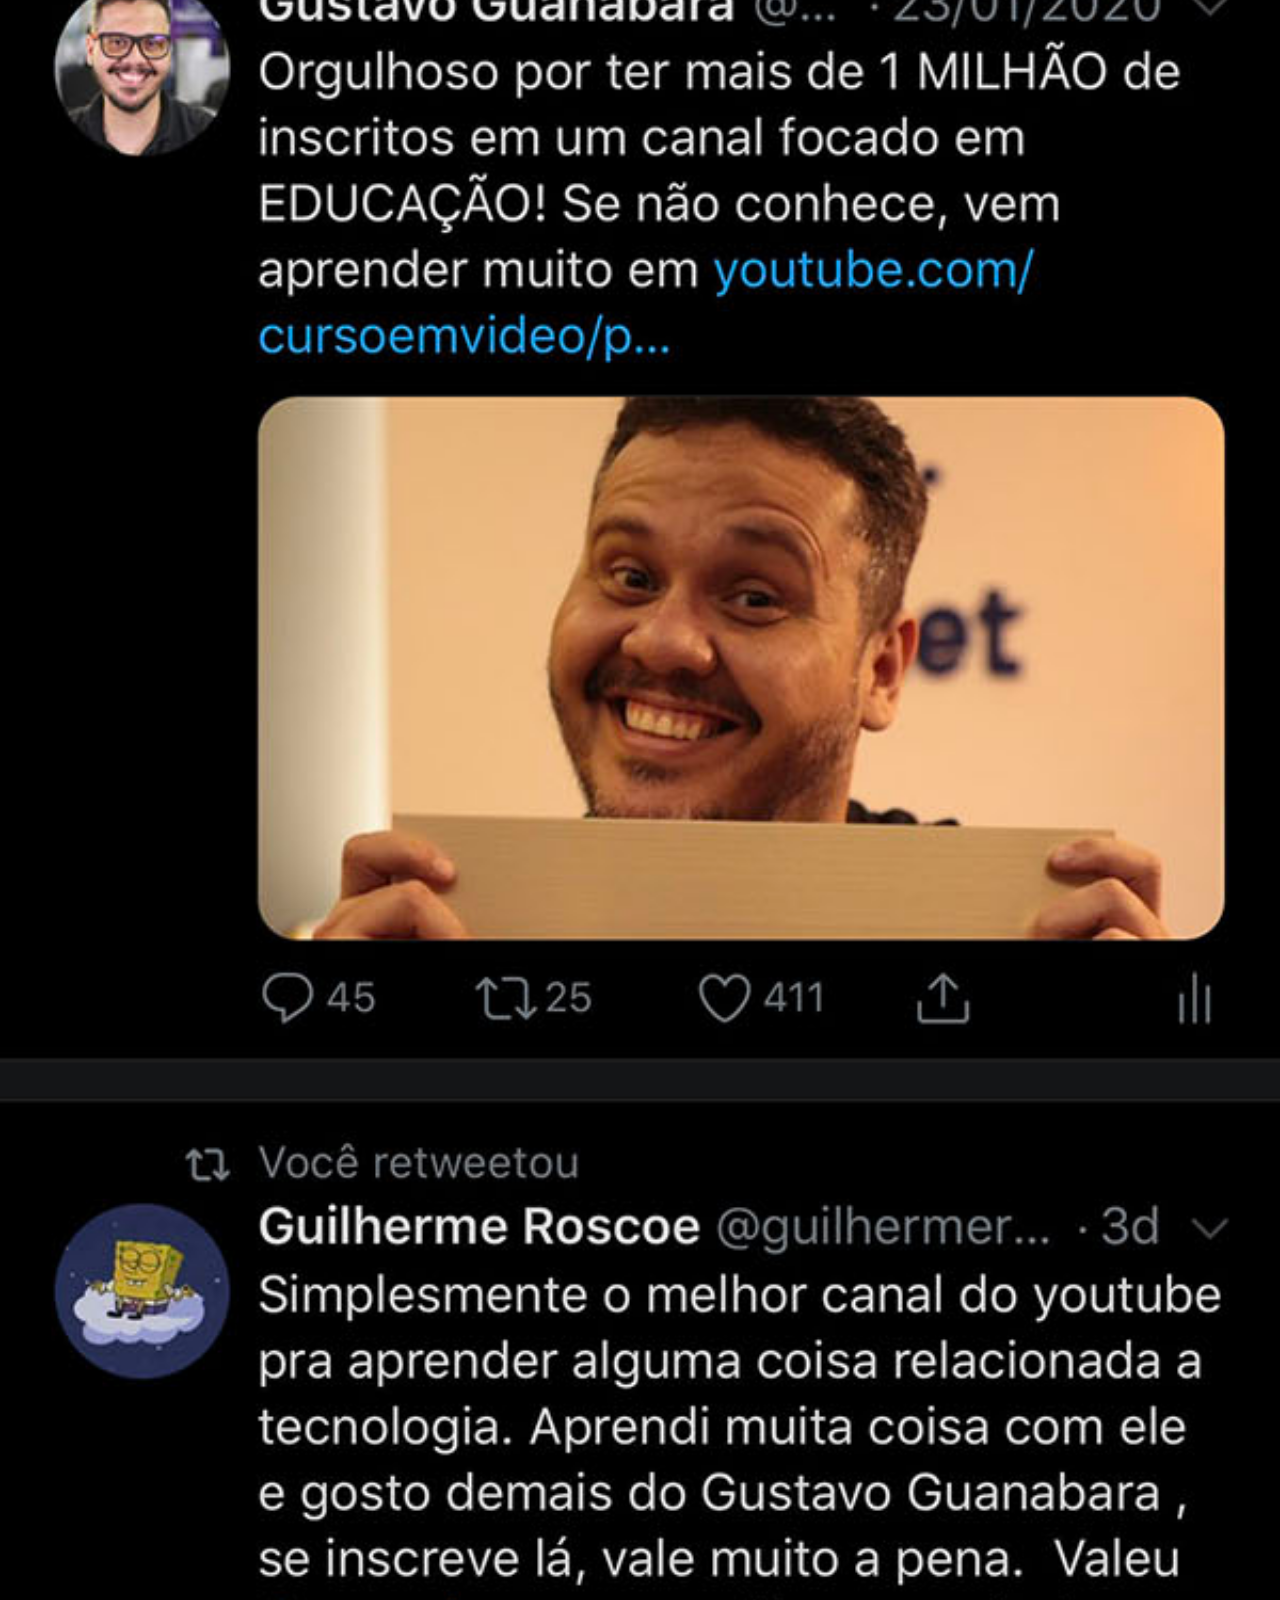
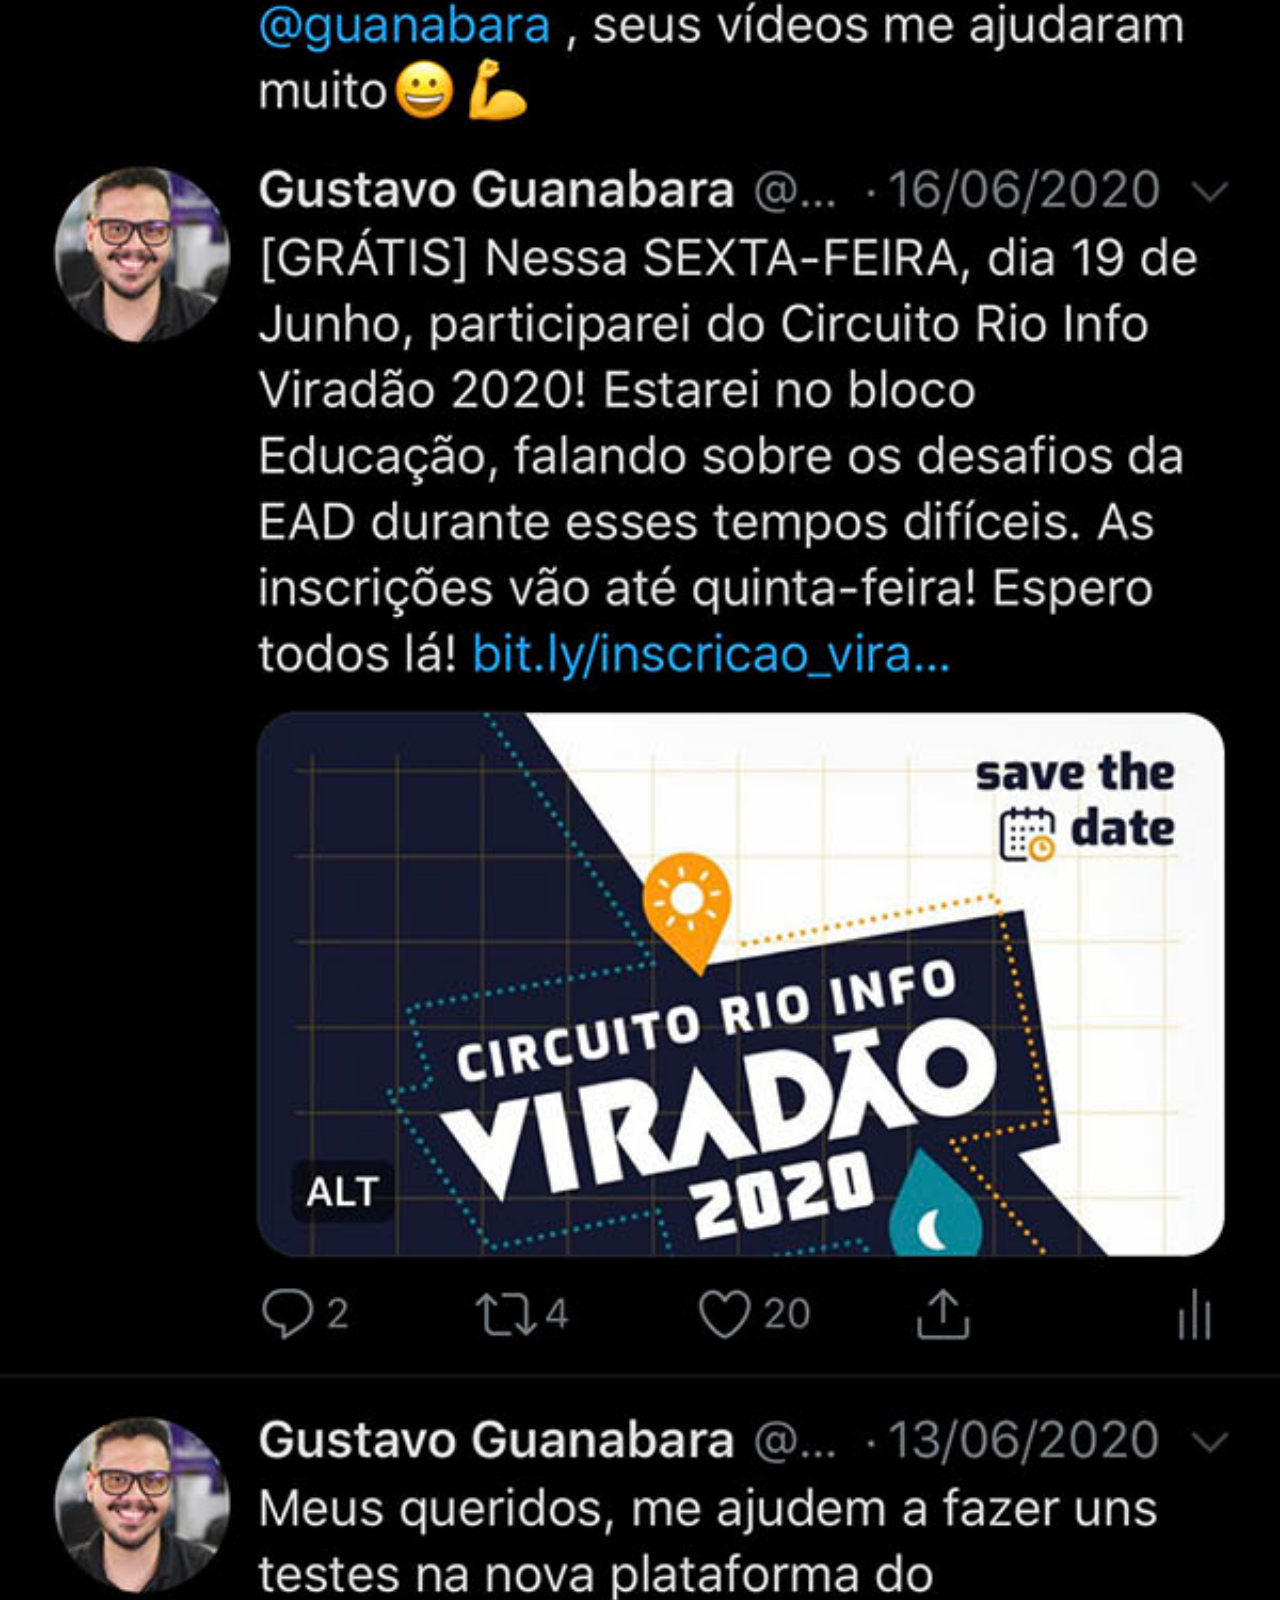
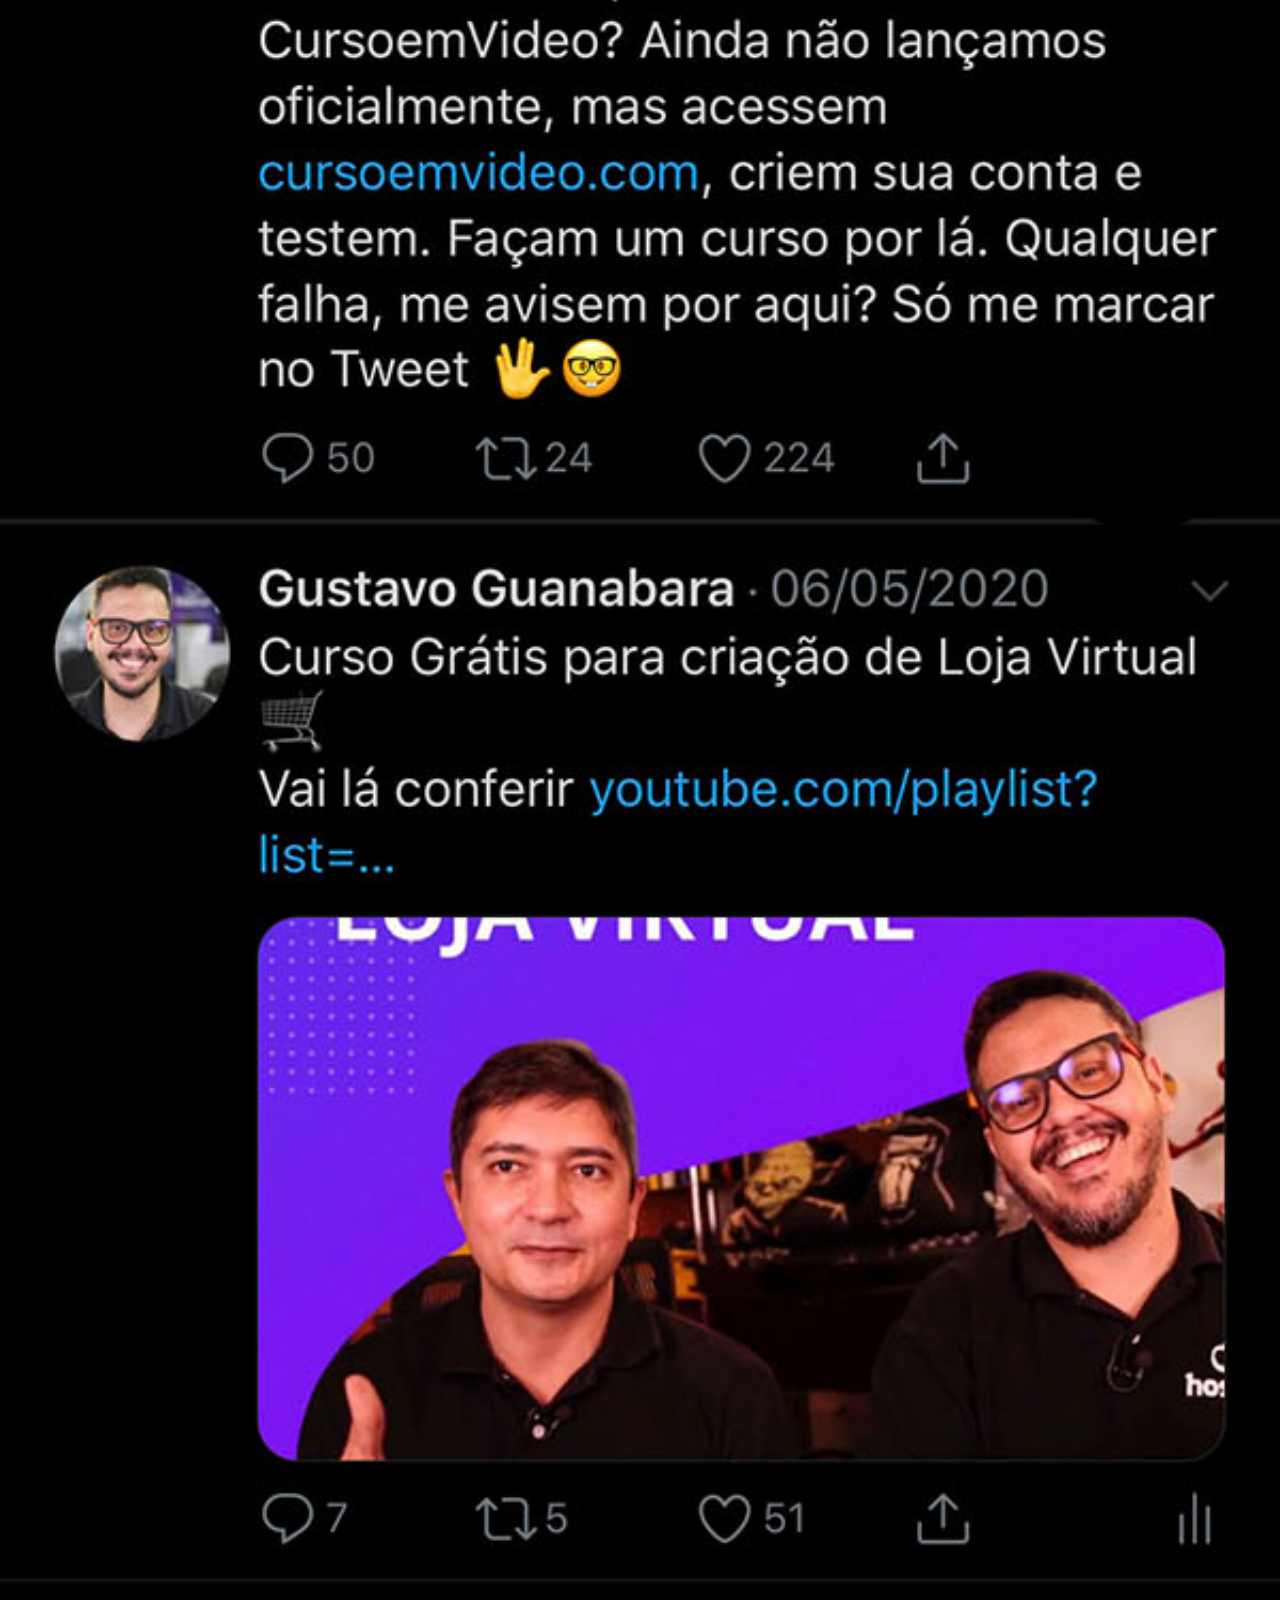
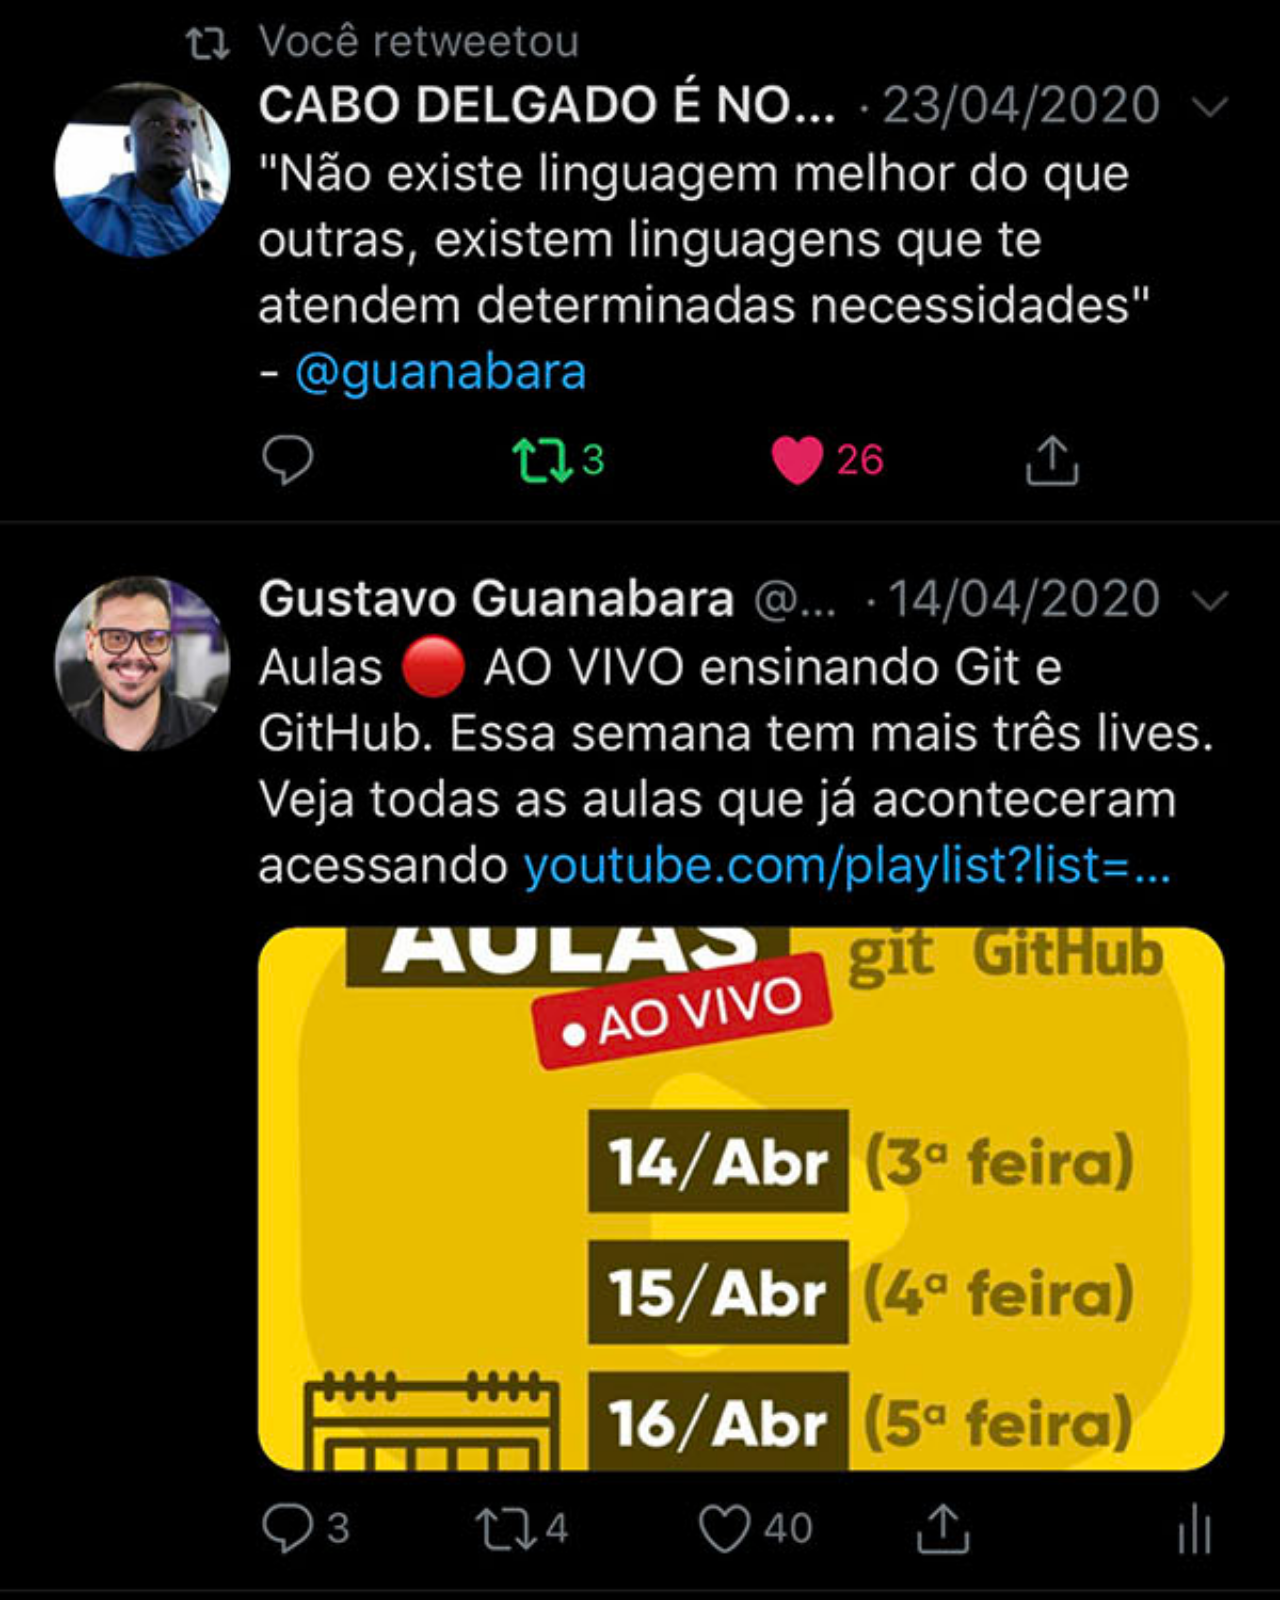
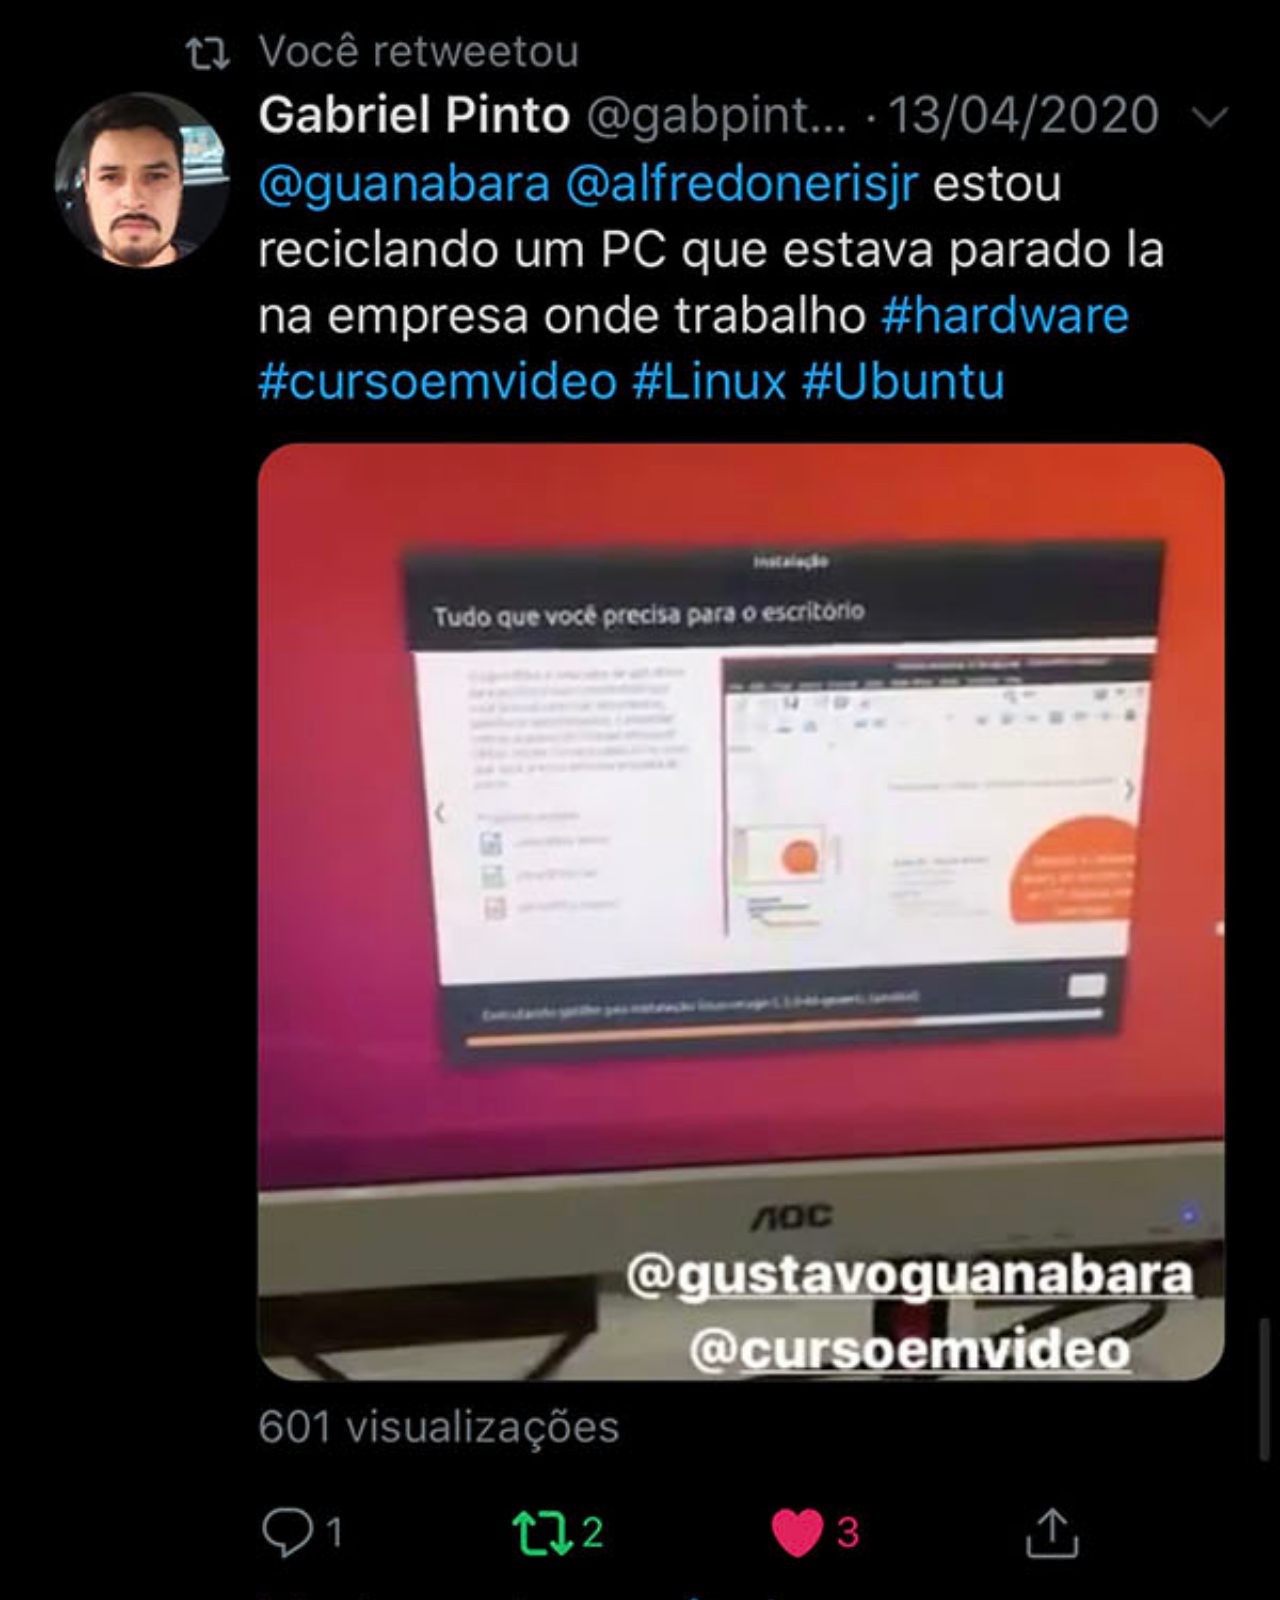
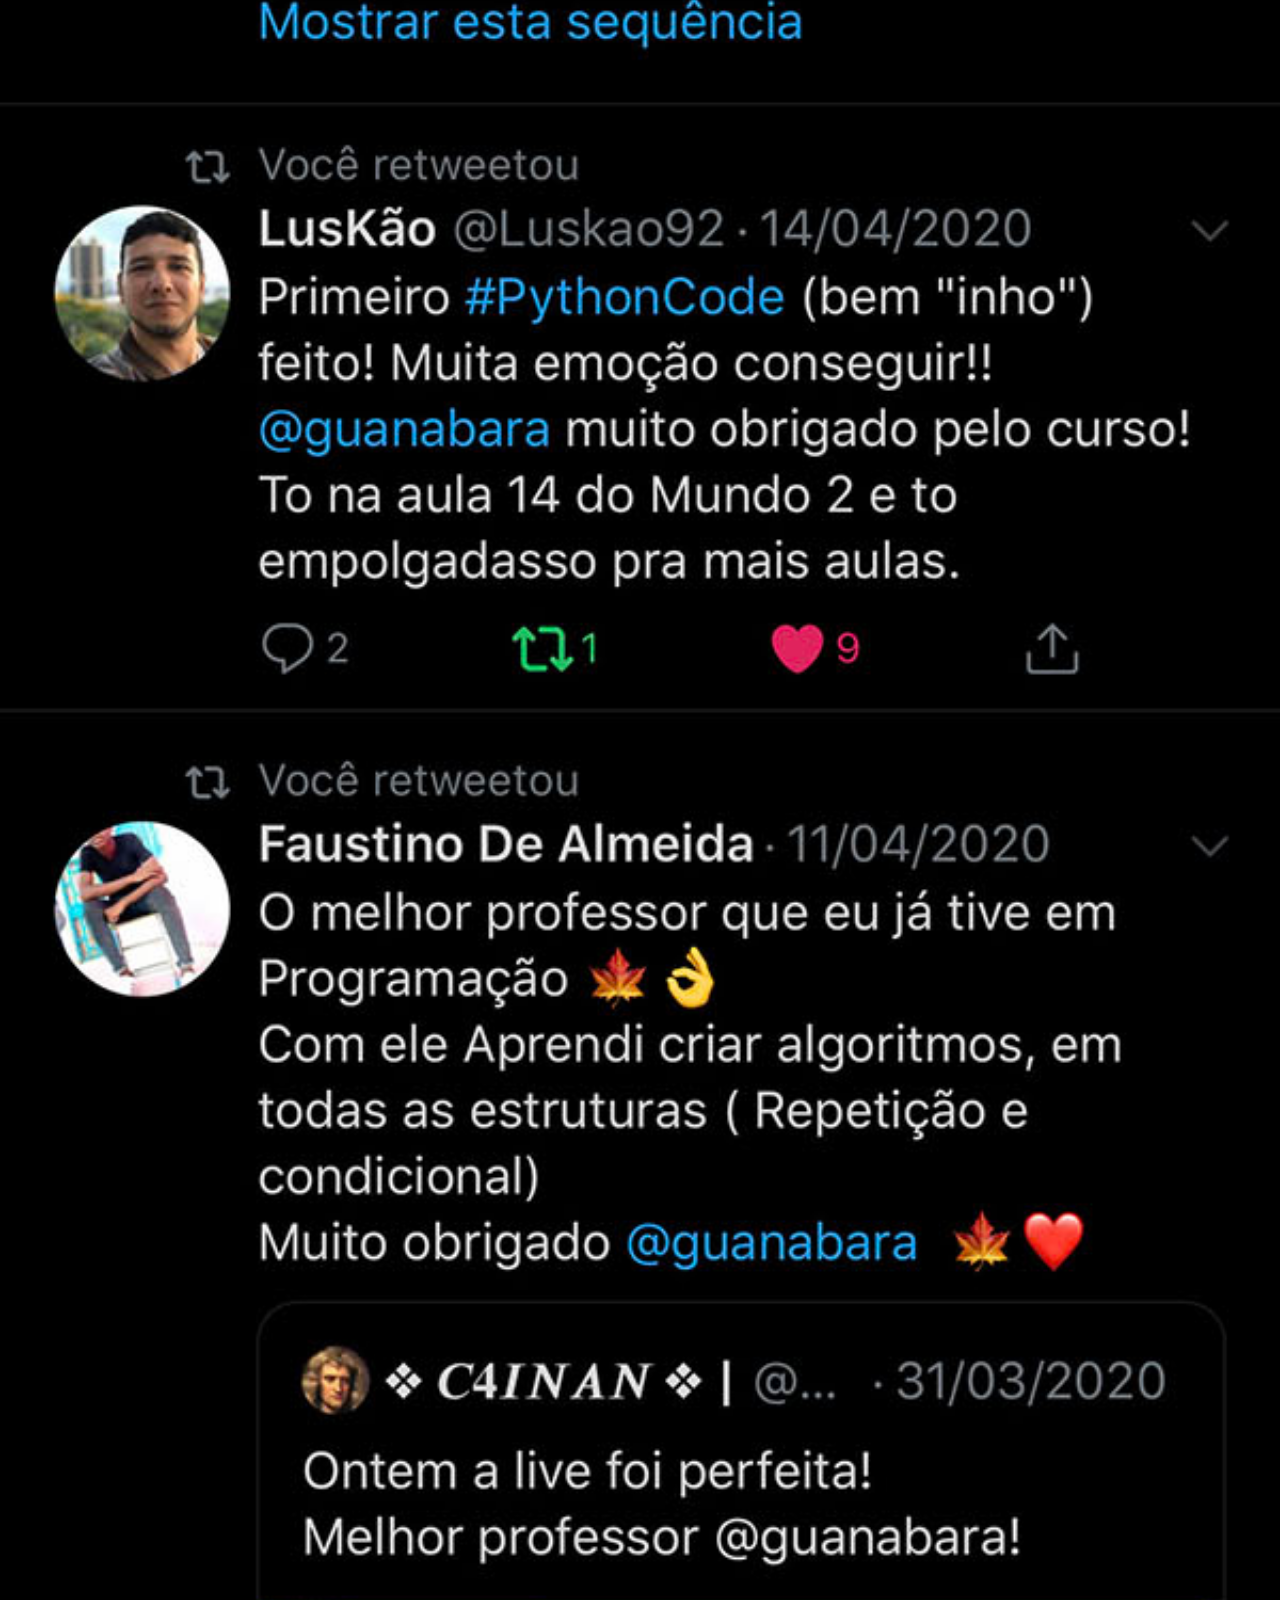
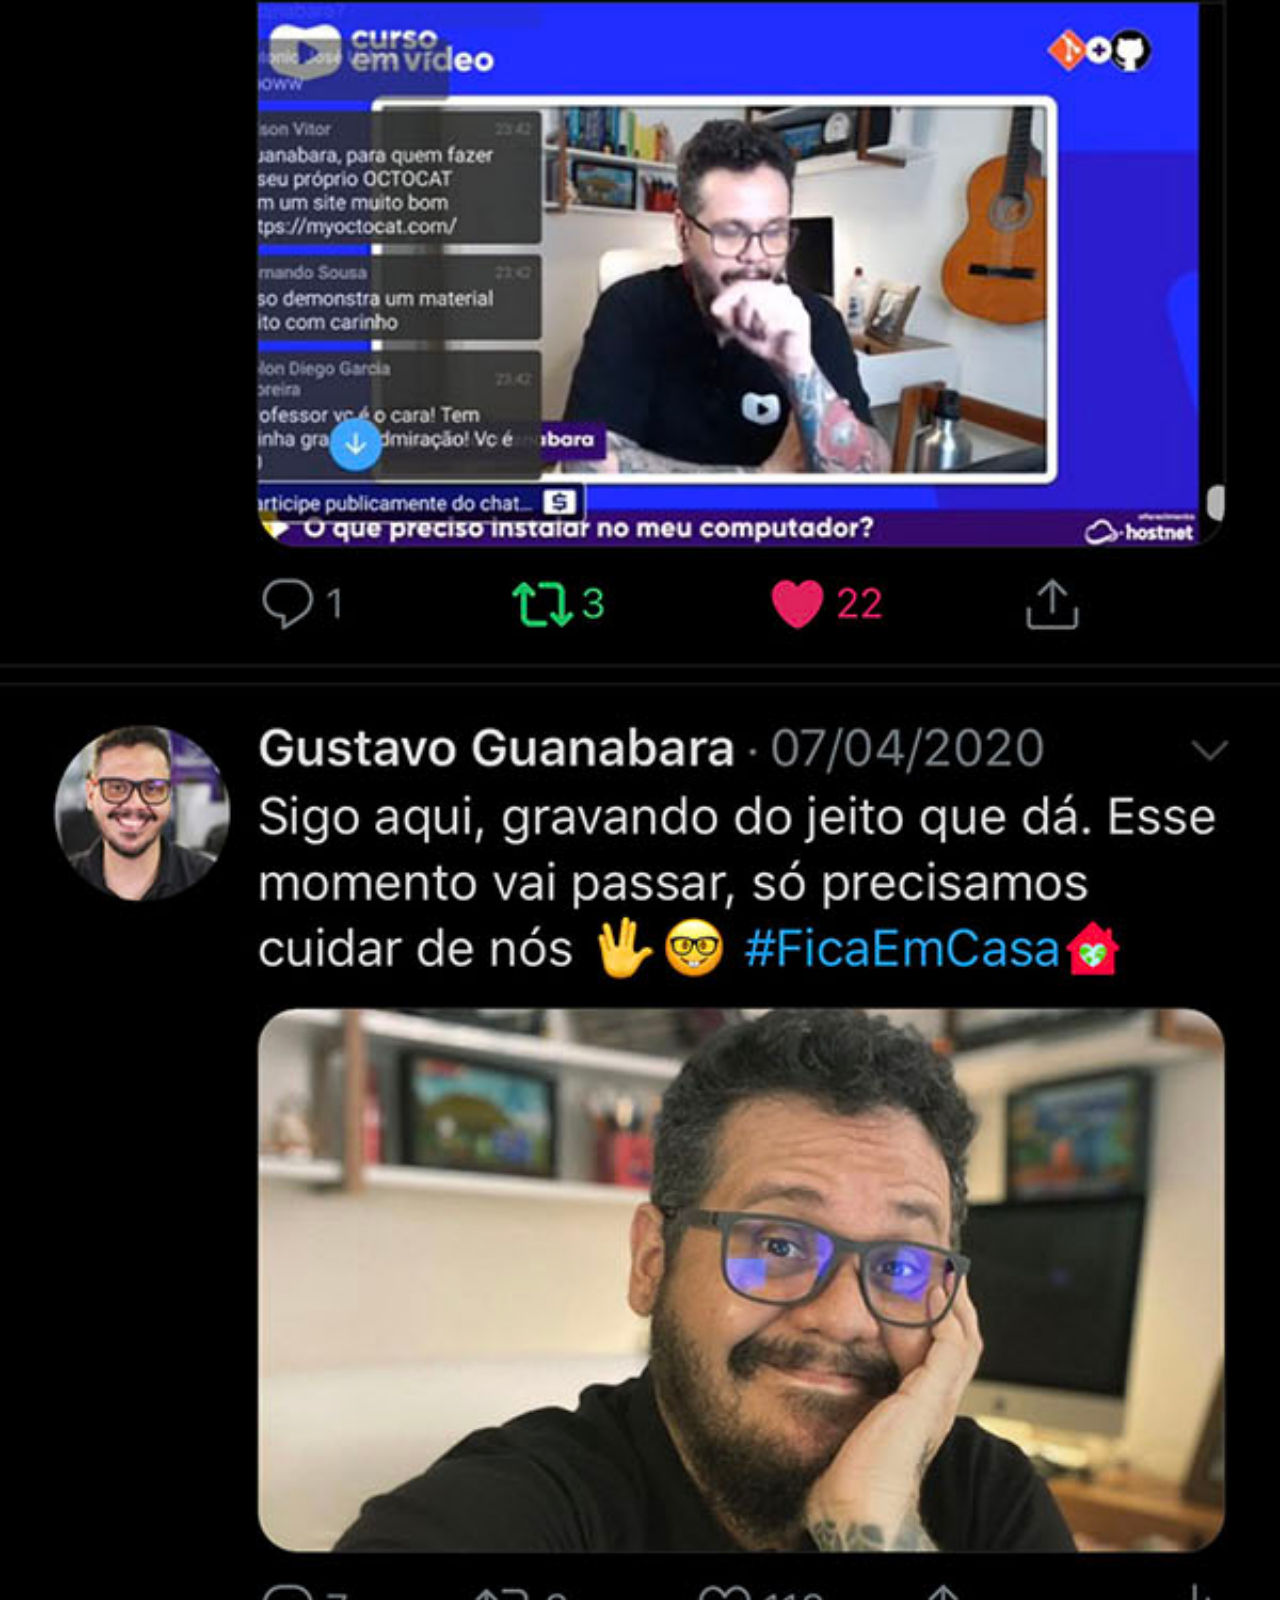
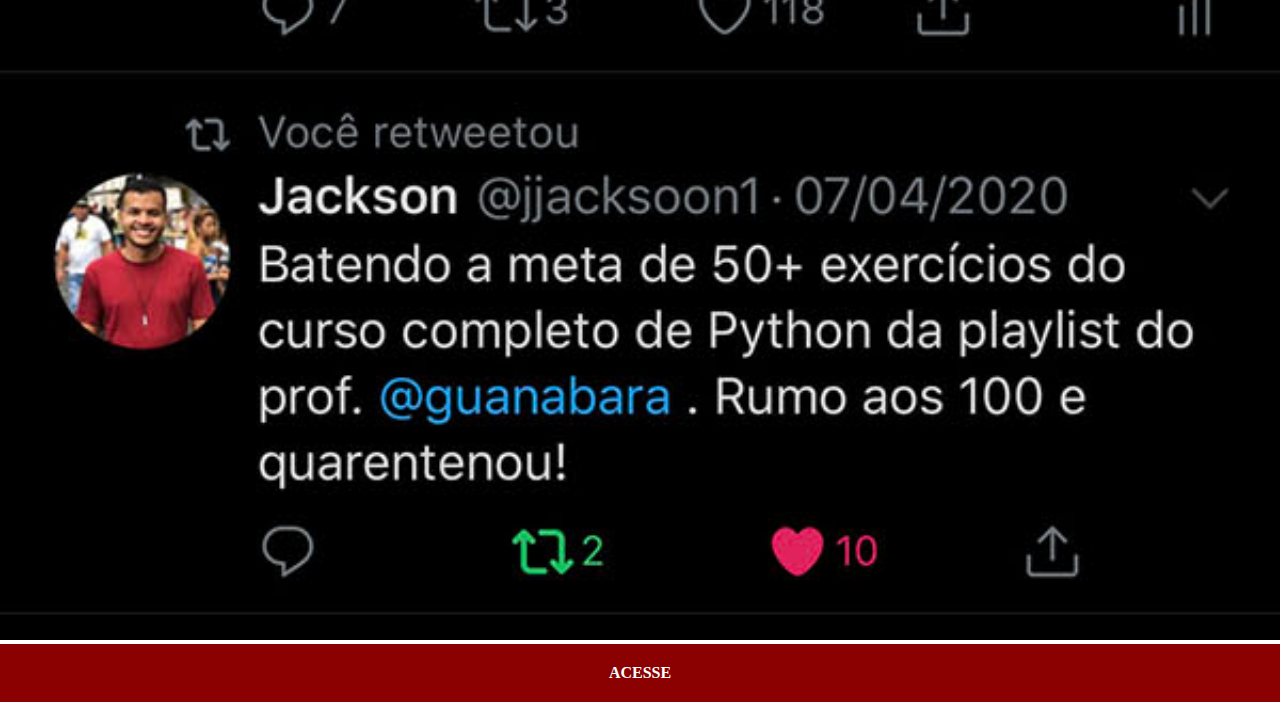
<file: twitter.html>
<!DOCTYPE html>
<html lang="pt-br">
<head>
    <meta charset="UTF-8">
    <meta name="viewport" content="width=device-width, initial-scale=1.0">
    <title>Document</title>
    <link rel="stylesheet" href="social.css">
</head>
<body>
    <img src="imagens/tela-twitter.jpg" alt="tela twitter">
    <a href="https://twitter.com/?lang=pt-br" target="_blank">ACESSE</a>
</body>
</html>
</file>
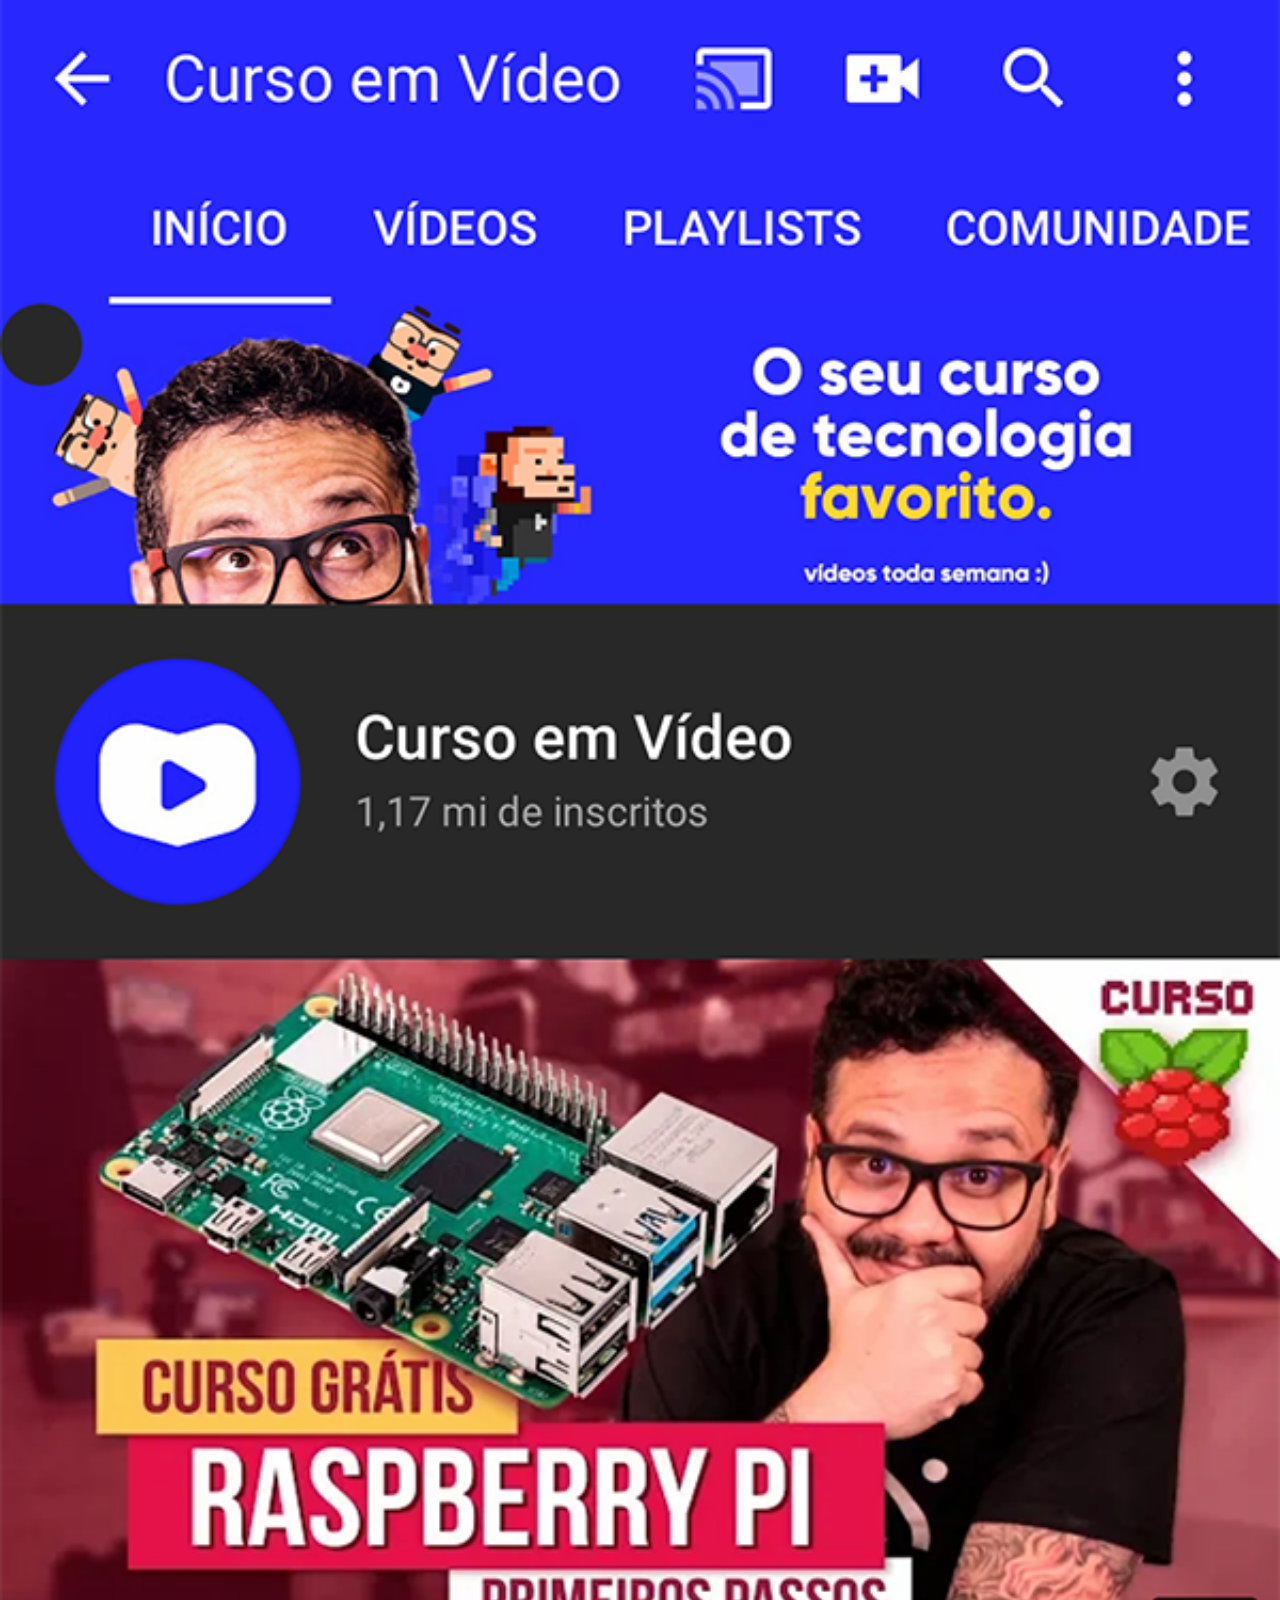
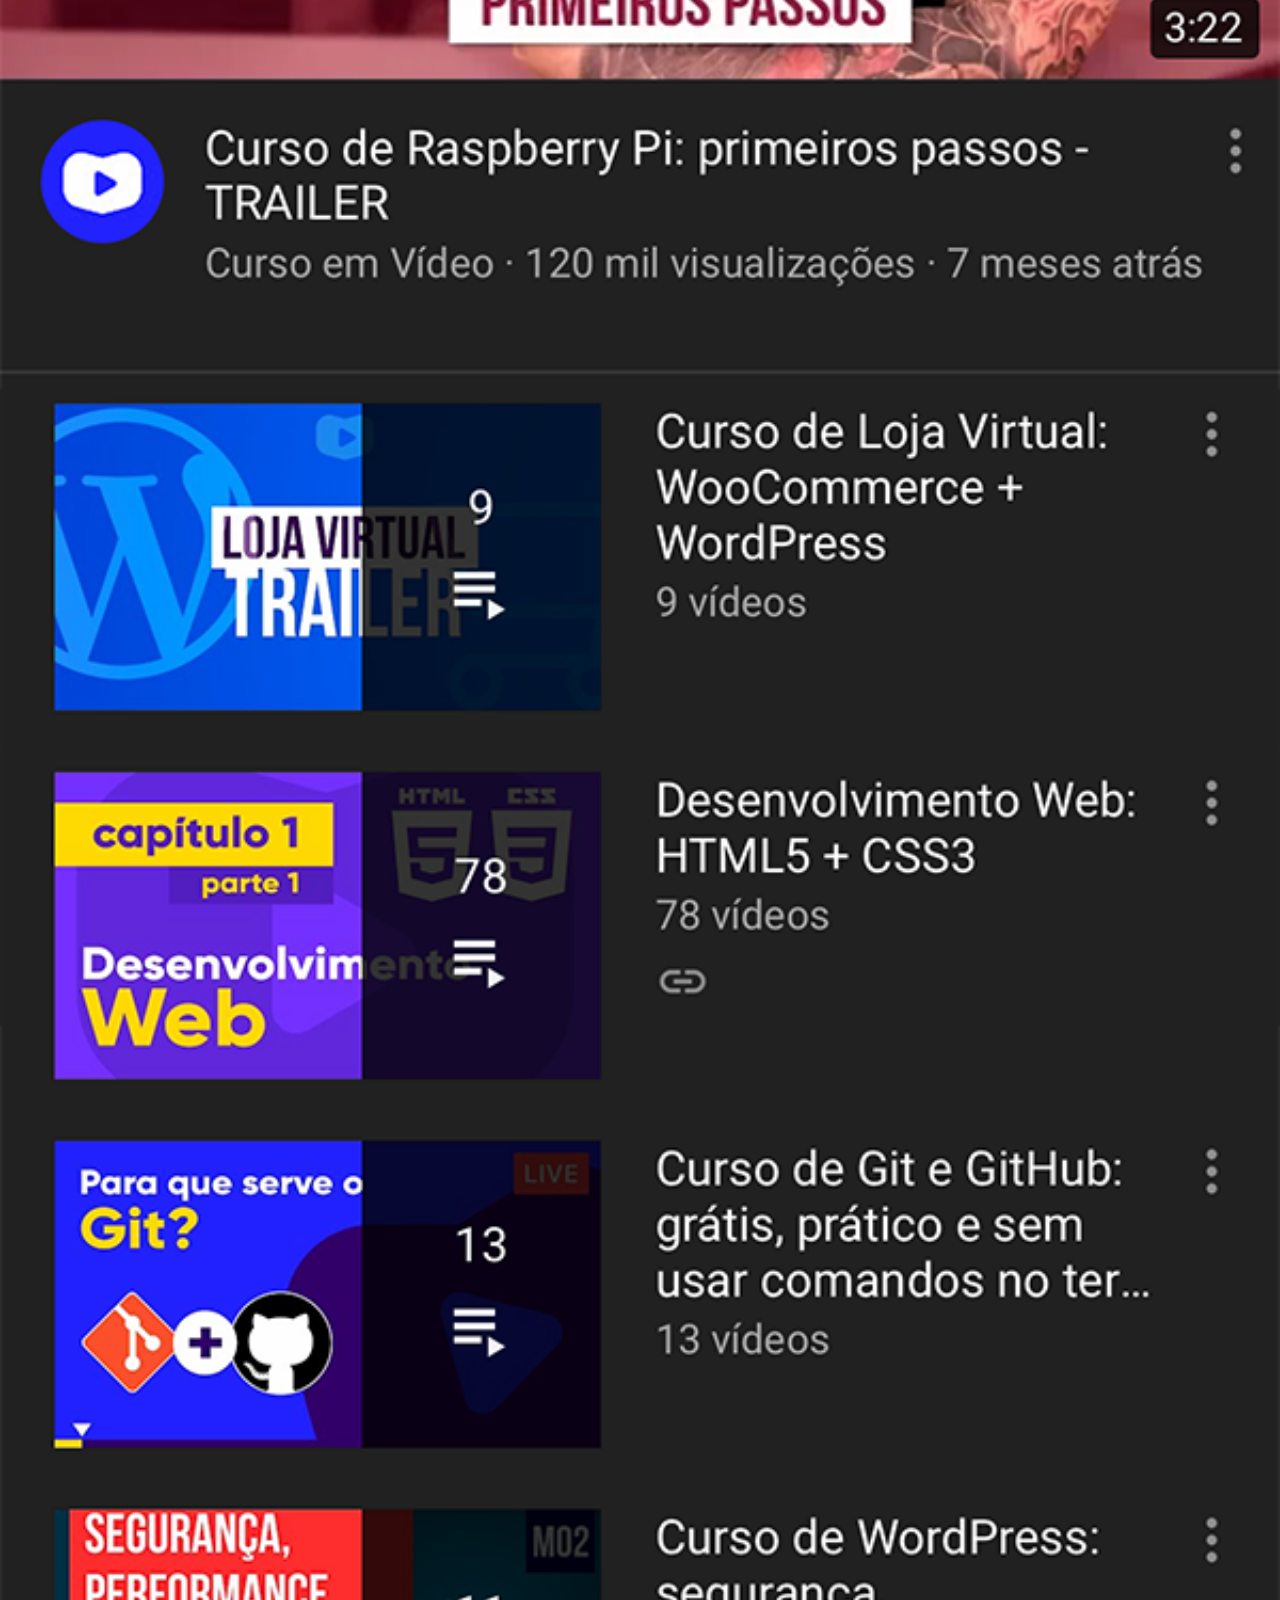
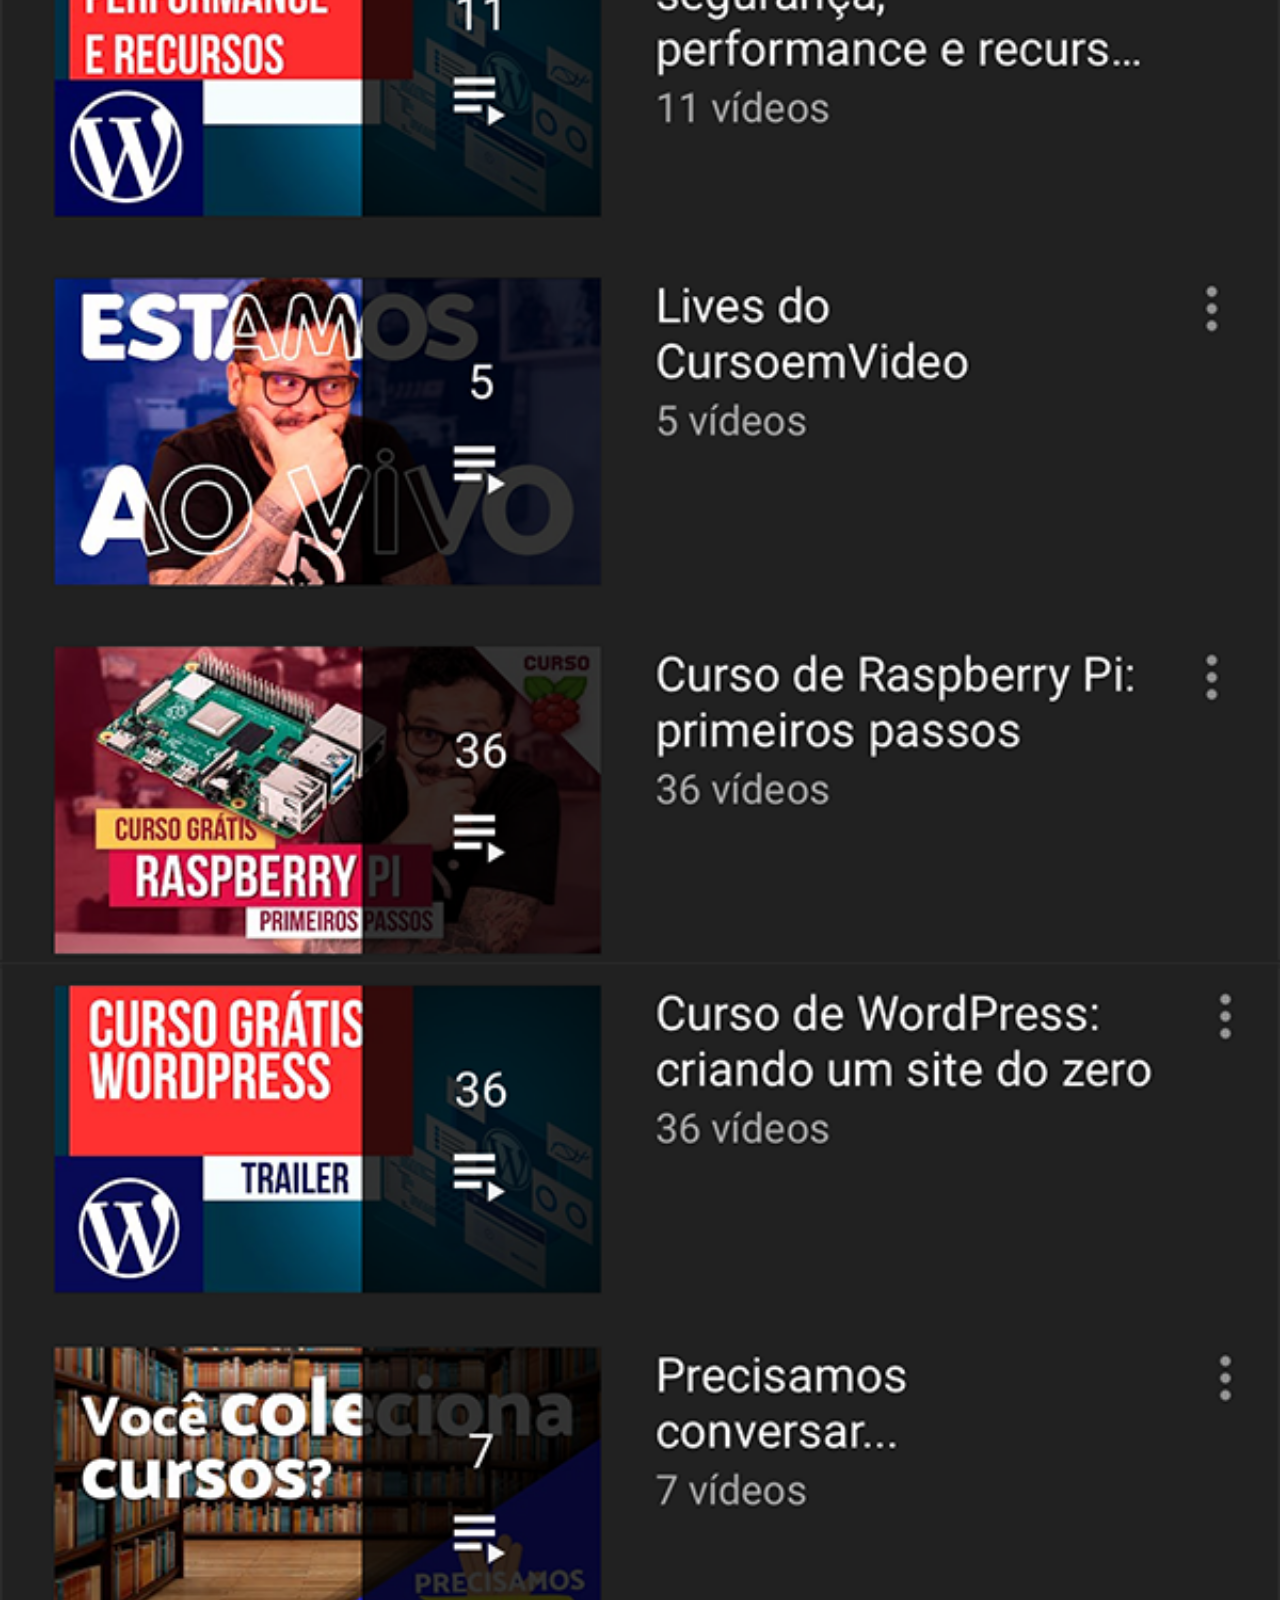
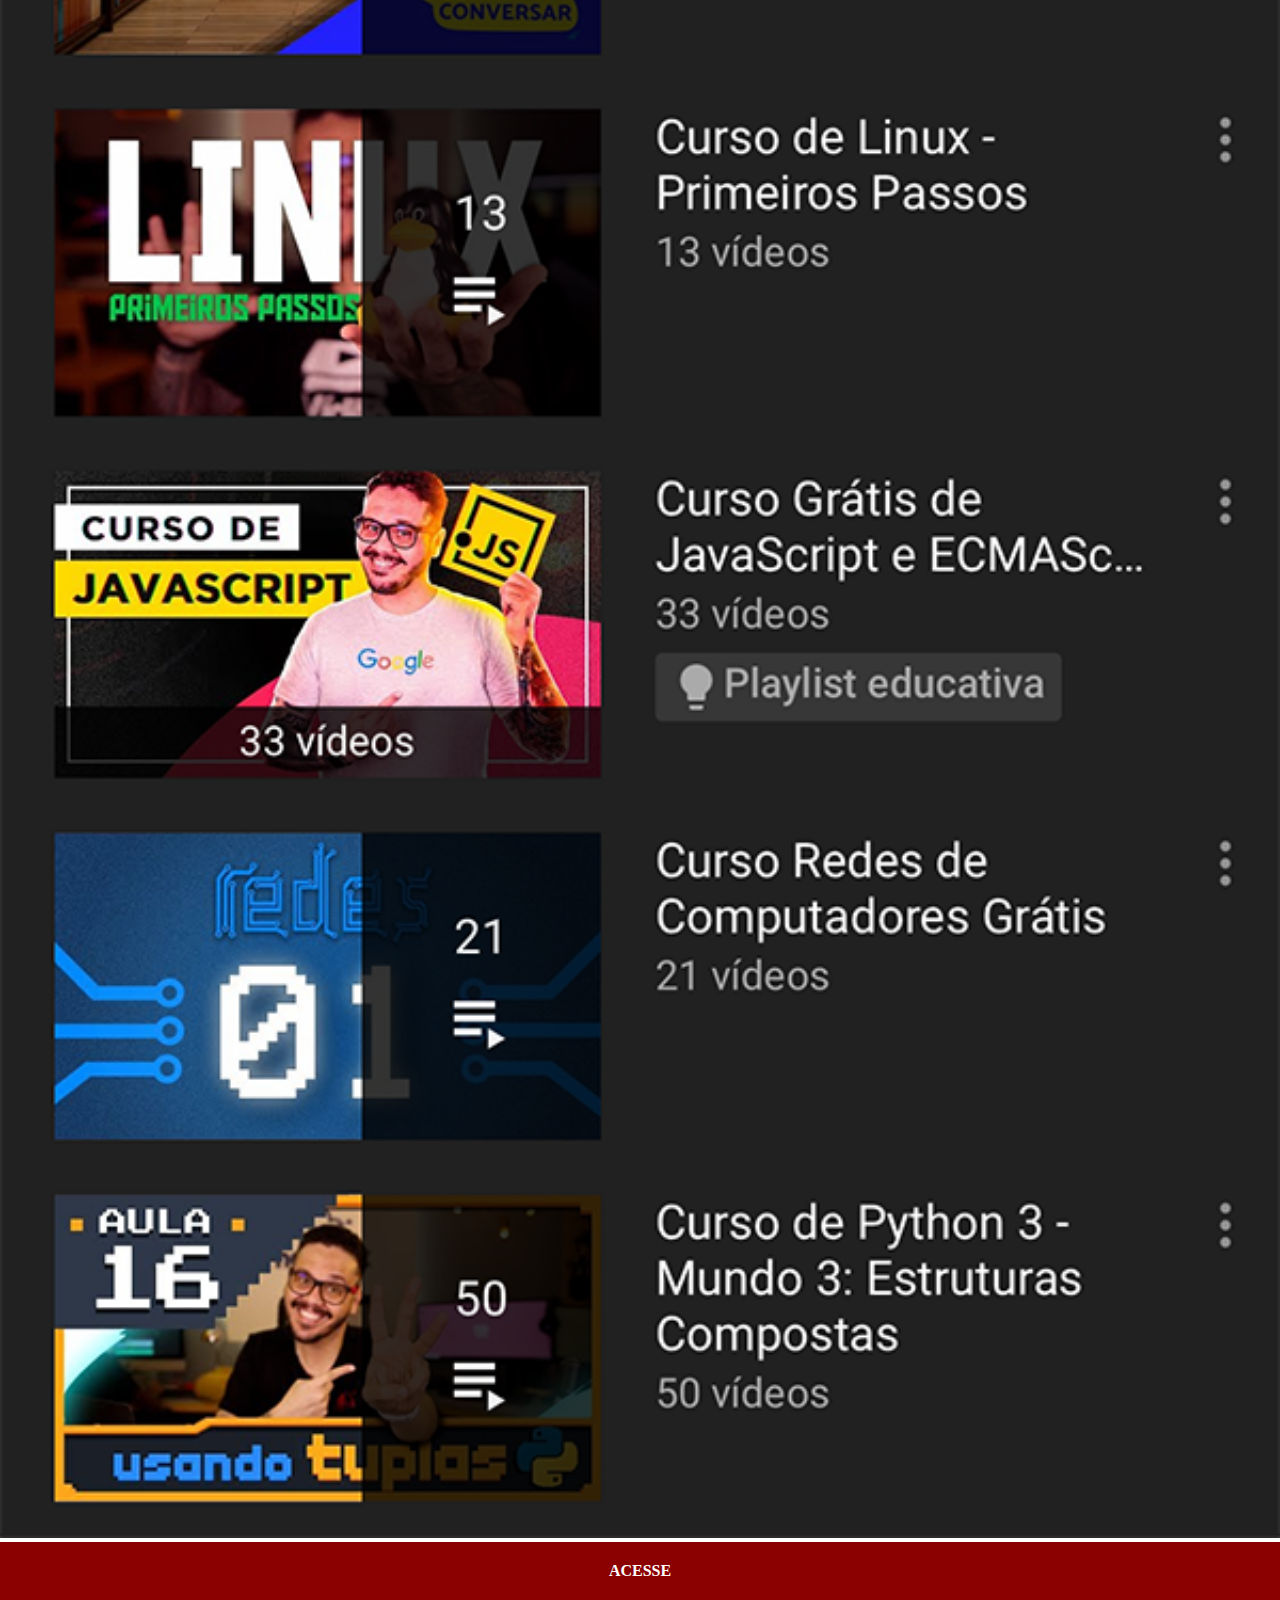
<file: youtube.html>
<!DOCTYPE html>
<html lang="pt-br">
<head>
    <meta charset="UTF-8">
    <meta name="viewport" content="width=device-width, initial-scale=1.0">
    <title>Document</title>
    <link rel="stylesheet" href="social.css">
</head>
<body>
    <img src="imagens/tela-youtube.png" alt="tela youtube">
    <a href="https://www.youtube.com/c/CursoemVídeo">ACESSE</a>
</body>
</html>
</file>
<file: style.css>
@charset "UTF-8";

* {
    margin: 0px;
    padding: 0px;
    font-family: Arial, Helvetica, sans-serif;
}



body{
    background: url(imagens/fundo-madeira.jpg) no-repeat top center;
    background-size: cover;
    background-attachment: fixed;
    background-color: black;
    height: 100vh;
    width: 100vw;
}


main{
    position: relative;
    height: 100vh;
}

section.iphone{
    position: absolute;
    top: 50%;
    left: 50%;
    transform: translate(-50%, -50%);
    background: url(imagens/frame-iphone.png) no-repeat;
    height: 627px;
    width: 311px;
}

iframe#tela{
    position: relative;
    left: 21px;
    top: 81px;
    width: 267px;
    height: 469px;
}

section#botoes{
    text-align: right;


}

a > img{
    border-radius: 50%;
    width: 70px;
    margin: 10px;
    box-shadow: 2px 3px 5px rgba(0, 0, 0, 0.404);
    box-sizing: border-box;

}

a > img:hover{
    border: 3px solid rgba(255, 255, 255, 0.637);
    transform: translate(-3px, -3px);
    box-shadow: 5px 5px 5px rgba(0, 0, 0, 0.377);
    transition: tranform 0.4s, border .2s;


}
</file>
<file: social.css>
@charset "UTF-8";

* {
    margin: 0px;
    padding: 0px;
}

::-webkit-scrollbar {
    width: 0px;
    height: 0px;
}

img {
    width: 100vw;
}

a {
    display: block;
    background-color: darkred;
    color: white;
    font-weight: bolder;
    text-align: center;
    text-decoration: none;
    padding: 20px;
}

a:hover {
    text-decoration: underline;
    background-color: red;
}
</file>
